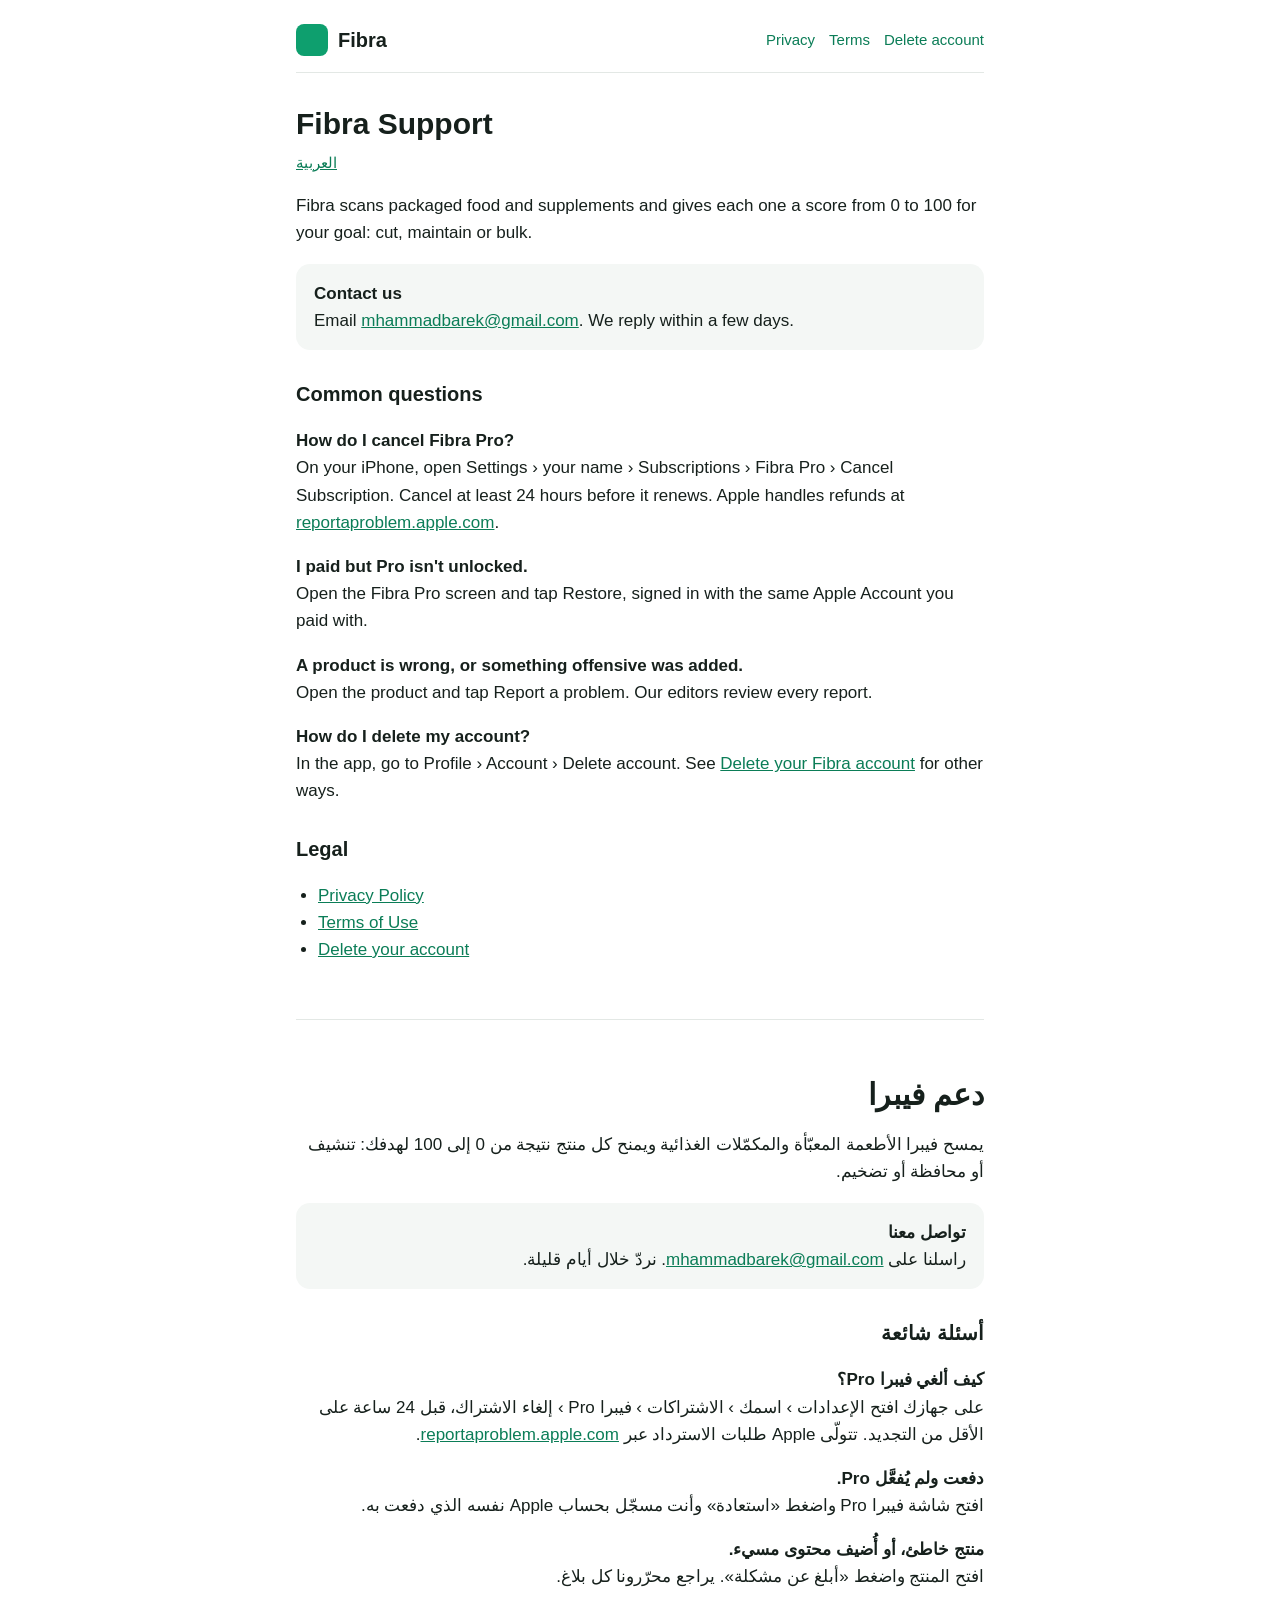
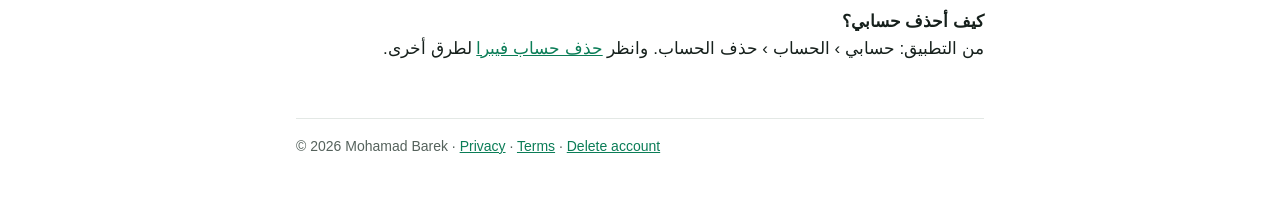
<file: index.html>
<!doctype html>
<html lang="en">
<head>
<meta charset="utf-8">
<meta name="viewport" content="width=device-width, initial-scale=1">
<title>Fibra Support</title>
<meta name="description" content="Support, privacy and terms for Fibra, the food and supplement score app.">
<link rel="stylesheet" href="style.css">
</head>
<body>
<main>
  <header>
    <a class="brand" href="./"><span class="tile"></span>Fibra</a>
    <nav><a href="privacy.html">Privacy</a><a href="terms.html">Terms</a><a href="delete-account.html">Delete account</a></nav>
  </header>

  <h1>Fibra Support</h1>
  <p class="lang"><a href="#ar">العربية</a></p>

  <p>Fibra scans packaged food and supplements and gives each one a score from 0 to 100 for your goal: cut, maintain or bulk.</p>

  <div class="card">
    <strong>Contact us</strong><br>
    Email <a href="mailto:mhammadbarek@gmail.com">mhammadbarek@gmail.com</a>. We reply within a few days.
  </div>

  <h2>Common questions</h2>
  <p><strong>How do I cancel Fibra Pro?</strong><br>
  On your iPhone, open Settings › your name › Subscriptions › Fibra Pro › Cancel Subscription. Cancel at least 24 hours before it renews. Apple handles refunds at <a href="https://reportaproblem.apple.com">reportaproblem.apple.com</a>.</p>
  <p><strong>I paid but Pro isn't unlocked.</strong><br>
  Open the Fibra Pro screen and tap Restore, signed in with the same Apple Account you paid with.</p>
  <p><strong>A product is wrong, or something offensive was added.</strong><br>
  Open the product and tap Report a problem. Our editors review every report.</p>
  <p><strong>How do I delete my account?</strong><br>
  In the app, go to Profile › Account › Delete account. See <a href="delete-account.html">Delete your Fibra account</a> for other ways.</p>

  <h2>Legal</h2>
  <ul>
    <li><a href="privacy.html">Privacy Policy</a></li>
    <li><a href="terms.html">Terms of Use</a></li>
    <li><a href="delete-account.html">Delete your account</a></li>
  </ul>

  <section lang="ar" dir="rtl" id="ar">
    <h1>دعم فيبرا</h1>
    <p>يمسح فيبرا الأطعمة المعبّأة والمكمّلات الغذائية ويمنح كل منتج نتيجة من 0 إلى 100 لهدفك: تنشيف أو محافظة أو تضخيم.</p>
    <div class="card">
      <strong>تواصل معنا</strong><br>
      راسلنا على <a href="mailto:mhammadbarek@gmail.com">mhammadbarek@gmail.com</a>. نردّ خلال أيام قليلة.
    </div>
    <h2>أسئلة شائعة</h2>
    <p><strong>كيف ألغي فيبرا Pro؟</strong><br>
    على جهازك افتح الإعدادات › اسمك › الاشتراكات › فيبرا Pro › إلغاء الاشتراك، قبل 24 ساعة على الأقل من التجديد. تتولّى Apple طلبات الاسترداد عبر <a href="https://reportaproblem.apple.com">reportaproblem.apple.com</a>.</p>
    <p><strong>دفعت ولم يُفعَّل Pro.</strong><br>
    افتح شاشة فيبرا Pro واضغط «استعادة» وأنت مسجّل بحساب Apple نفسه الذي دفعت به.</p>
    <p><strong>منتج خاطئ، أو أُضيف محتوى مسيء.</strong><br>
    افتح المنتج واضغط «أبلغ عن مشكلة». يراجع محرّرونا كل بلاغ.</p>
    <p><strong>كيف أحذف حسابي؟</strong><br>
    من التطبيق: حسابي › الحساب › حذف الحساب. وانظر <a href="delete-account.html#ar">حذف حساب فيبرا</a> لطرق أخرى.</p>
  </section>

  <footer>© 2026 Mohamad Barek · <a href="privacy.html">Privacy</a> · <a href="terms.html">Terms</a> · <a href="delete-account.html">Delete account</a></footer>
</main>
</body>
</html>
</file>
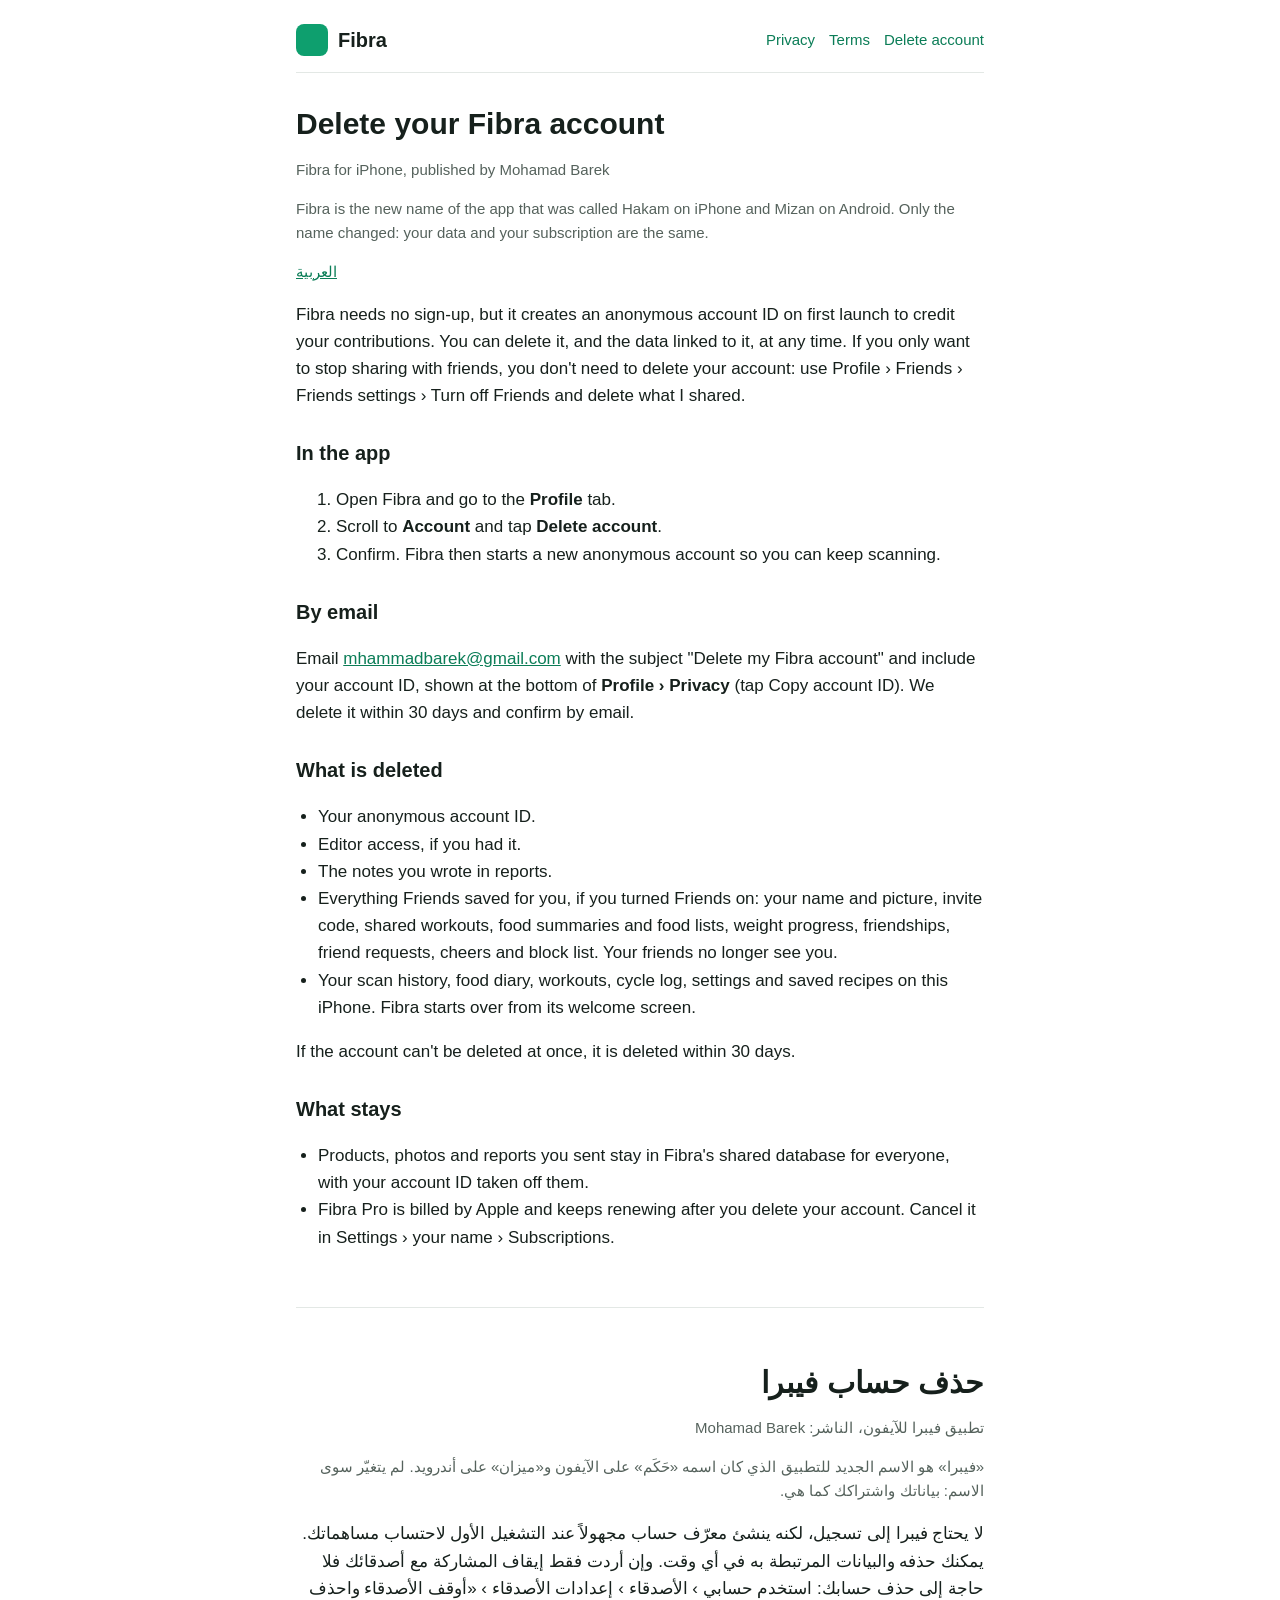
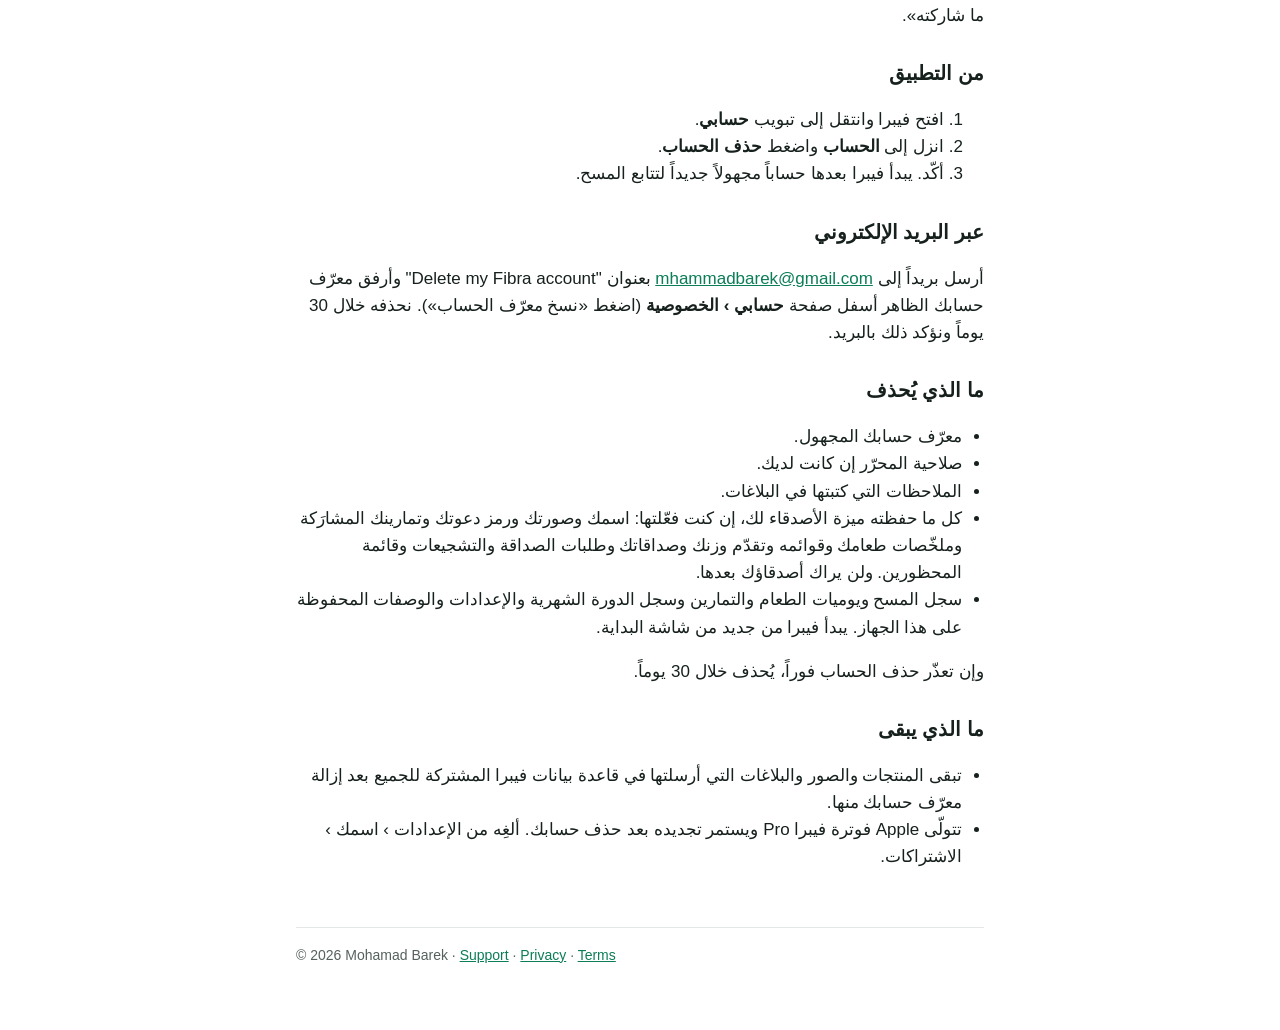
<file: delete-account.html>
<!doctype html>
<html lang="en">
<head>
<meta charset="utf-8">
<meta name="viewport" content="width=device-width, initial-scale=1">
<title>Delete Fibra Account</title>
<meta name="description" content="How to delete your Fibra account and what is deleted.">
<link rel="stylesheet" href="style.css">
</head>
<body>
<main>
  <header>
    <a class="brand" href="./"><span class="tile"></span>Fibra</a>
    <nav><a href="privacy.html">Privacy</a><a href="terms.html">Terms</a><a href="delete-account.html">Delete account</a></nav>
  </header>

  <h1>Delete your Fibra account</h1>
  <p class="muted">Fibra for iPhone, published by Mohamad Barek</p>
  <p class="muted">Fibra is the new name of the app that was called Hakam on iPhone and Mizan on Android. Only the name changed: your data and your subscription are the same.</p>
  <p class="lang"><a href="#ar">العربية</a></p>

  <p>Fibra needs no sign-up, but it creates an anonymous account ID on first launch to credit your contributions. You can delete it, and the data linked to it, at any time. If you only want to stop sharing with friends, you don't need to delete your account: use Profile › Friends › Friends settings › Turn off Friends and delete what I shared.</p>

  <h2>In the app</h2>
  <ol>
    <li>Open Fibra and go to the <strong>Profile</strong> tab.</li>
    <li>Scroll to <strong>Account</strong> and tap <strong>Delete account</strong>.</li>
    <li>Confirm. Fibra then starts a new anonymous account so you can keep scanning.</li>
  </ol>

  <h2>By email</h2>
  <p>Email <a href="mailto:mhammadbarek@gmail.com?subject=Delete%20my%20Fibra%20account">mhammadbarek@gmail.com</a> with the subject "Delete my Fibra account" and include your account ID, shown at the bottom of <strong>Profile › Privacy</strong> (tap Copy account ID). We delete it within 30 days and confirm by email.</p>

  <h2>What is deleted</h2>
  <ul>
    <li>Your anonymous account ID.</li>
    <li>Editor access, if you had it.</li>
    <li>The notes you wrote in reports.</li>
    <li>Everything Friends saved for you, if you turned Friends on: your name and picture, invite code, shared workouts, food summaries and food lists, weight progress, friendships, friend requests, cheers and block list. Your friends no longer see you.</li>
    <li>Your scan history, food diary, workouts, cycle log, settings and saved recipes on this iPhone. Fibra starts over from its welcome screen.</li>
  </ul>
  <p>If the account can't be deleted at once, it is deleted within 30 days.</p>

  <h2>What stays</h2>
  <ul>
    <li>Products, photos and reports you sent stay in Fibra's shared database for everyone, with your account ID taken off them.</li>
    <li>Fibra Pro is billed by Apple and keeps renewing after you delete your account. Cancel it in Settings › your name › Subscriptions.</li>
  </ul>

  <section lang="ar" dir="rtl" id="ar">
    <h1>حذف حساب فيبرا</h1>
    <p class="muted">تطبيق فيبرا للآيفون، الناشر: Mohamad Barek</p>
    <p class="muted">«فيبرا» هو الاسم الجديد للتطبيق الذي كان اسمه «حَكَم» على الآيفون و«ميزان» على أندرويد. لم يتغيّر سوى الاسم: بياناتك واشتراكك كما هي.</p>
    <p>لا يحتاج فيبرا إلى تسجيل، لكنه ينشئ معرّف حساب مجهولاً عند التشغيل الأول لاحتساب مساهماتك. يمكنك حذفه والبيانات المرتبطة به في أي وقت. وإن أردت فقط إيقاف المشاركة مع أصدقائك فلا حاجة إلى حذف حسابك: استخدم حسابي › الأصدقاء › إعدادات الأصدقاء › «أوقف الأصدقاء واحذف ما شاركته».</p>

    <h2>من التطبيق</h2>
    <ol>
      <li>افتح فيبرا وانتقل إلى تبويب <strong>حسابي</strong>.</li>
      <li>انزل إلى <strong>الحساب</strong> واضغط <strong>حذف الحساب</strong>.</li>
      <li>أكّد. يبدأ فيبرا بعدها حساباً مجهولاً جديداً لتتابع المسح.</li>
    </ol>

    <h2>عبر البريد الإلكتروني</h2>
    <p>أرسل بريداً إلى <a href="mailto:mhammadbarek@gmail.com?subject=Delete%20my%20Fibra%20account">mhammadbarek@gmail.com</a> بعنوان "Delete my Fibra account" وأرفق معرّف حسابك الظاهر أسفل صفحة <strong>حسابي › الخصوصية</strong> (اضغط «نسخ معرّف الحساب»). نحذفه خلال 30 يوماً ونؤكد ذلك بالبريد.</p>

    <h2>ما الذي يُحذف</h2>
    <ul>
      <li>معرّف حسابك المجهول.</li>
      <li>صلاحية المحرّر إن كانت لديك.</li>
      <li>الملاحظات التي كتبتها في البلاغات.</li>
      <li>كل ما حفظته ميزة الأصدقاء لك، إن كنت فعّلتها: اسمك وصورتك ورمز دعوتك وتمارينك المشارَكة وملخّصات طعامك وقوائمه وتقدّم وزنك وصداقاتك وطلبات الصداقة والتشجيعات وقائمة المحظورين. ولن يراك أصدقاؤك بعدها.</li>
      <li>سجل المسح ويوميات الطعام والتمارين وسجل الدورة الشهرية والإعدادات والوصفات المحفوظة على هذا الجهاز. يبدأ فيبرا من جديد من شاشة البداية.</li>
    </ul>
    <p>وإن تعذّر حذف الحساب فوراً، يُحذف خلال 30 يوماً.</p>

    <h2>ما الذي يبقى</h2>
    <ul>
      <li>تبقى المنتجات والصور والبلاغات التي أرسلتها في قاعدة بيانات فيبرا المشتركة للجميع بعد إزالة معرّف حسابك منها.</li>
      <li>تتولّى Apple فوترة فيبرا Pro ويستمر تجديده بعد حذف حسابك. ألغِه من الإعدادات › اسمك › الاشتراكات.</li>
    </ul>
  </section>

  <footer>© 2026 Mohamad Barek · <a href="./">Support</a> · <a href="privacy.html">Privacy</a> · <a href="terms.html">Terms</a></footer>
</main>
</body>
</html>
</file>
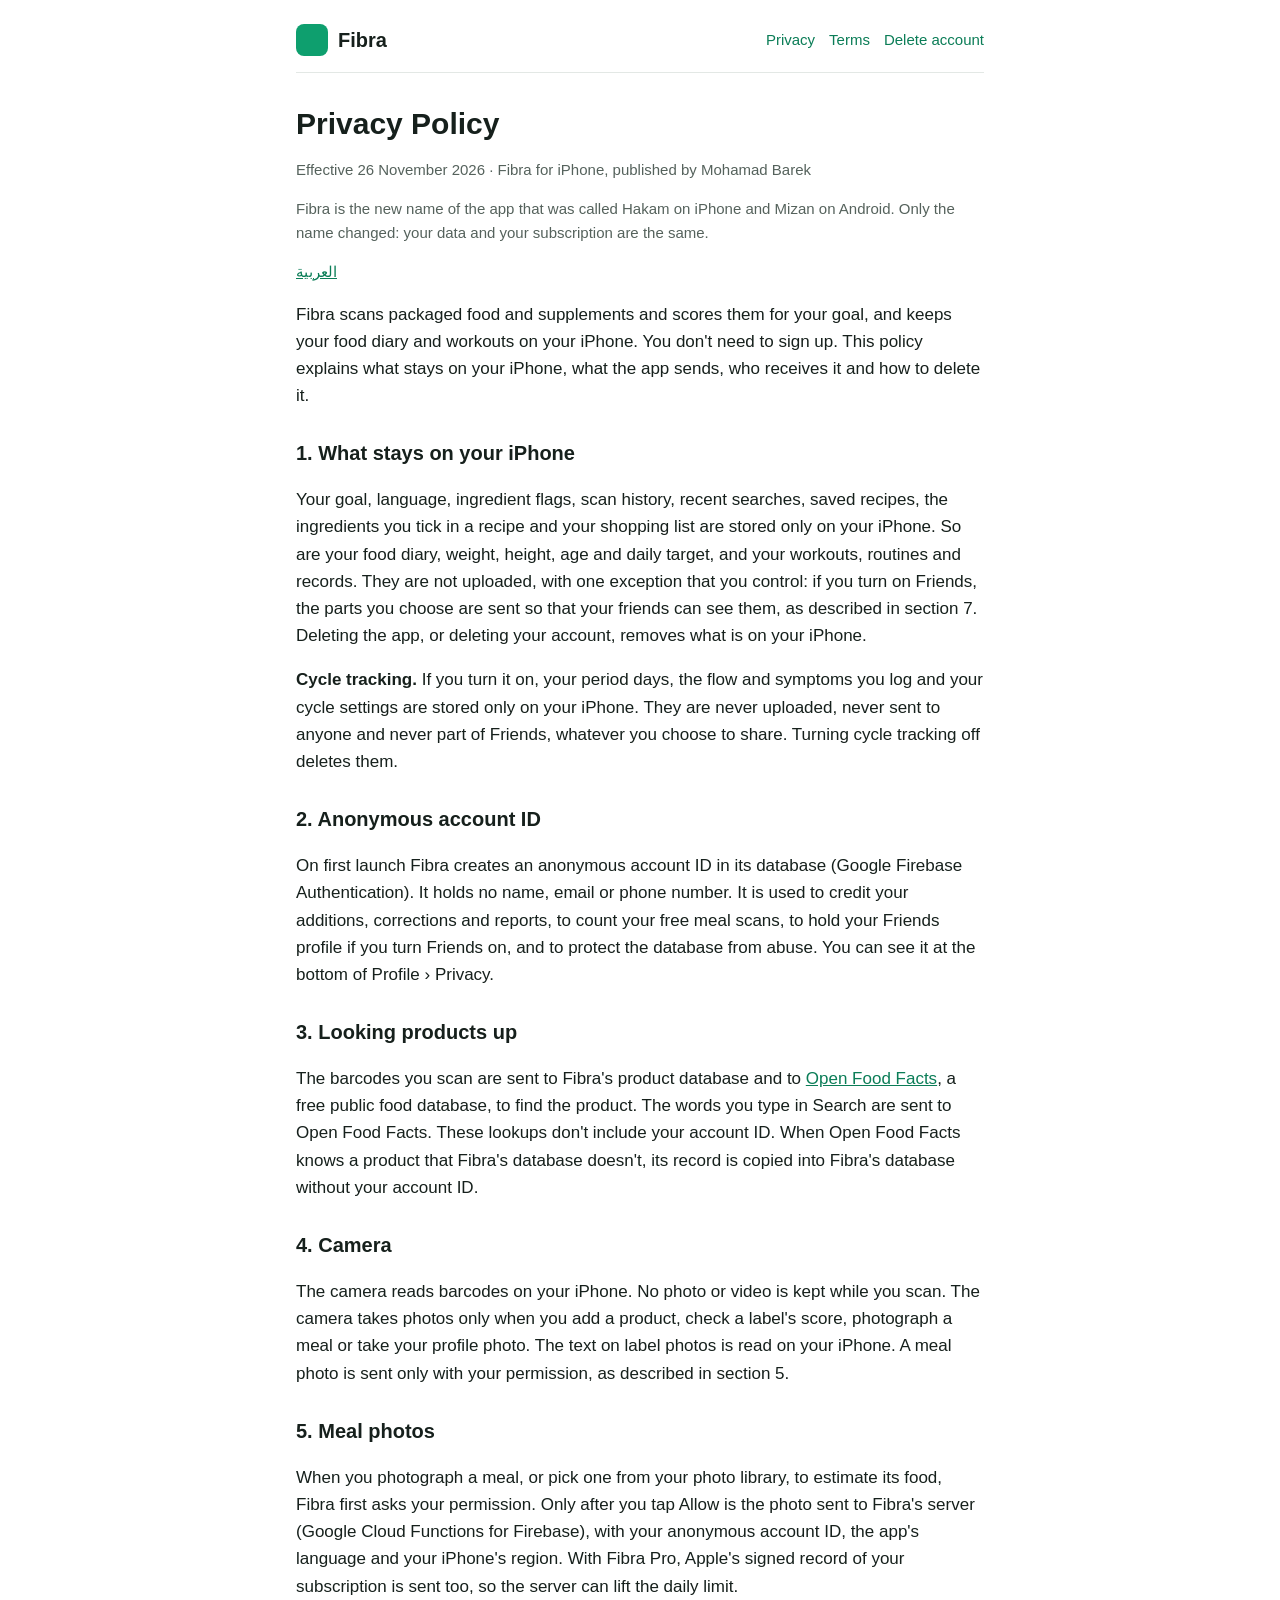
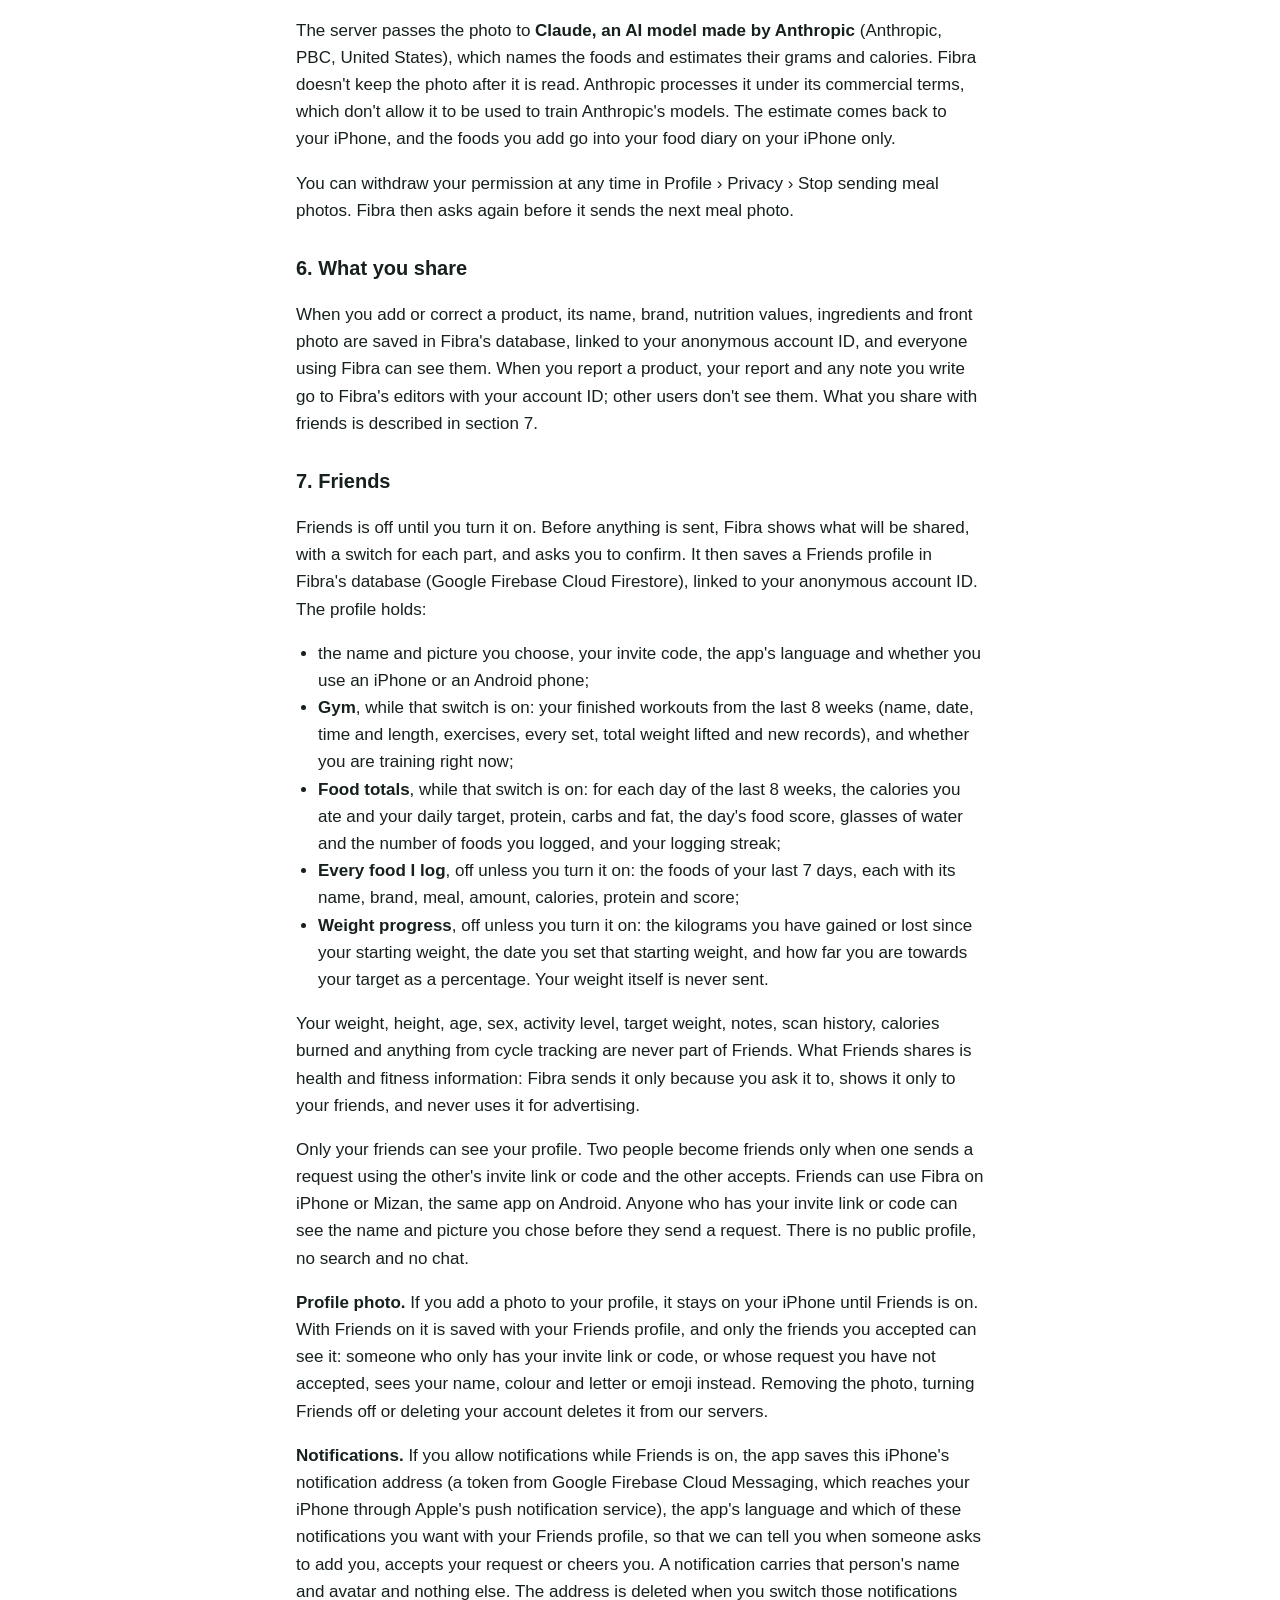
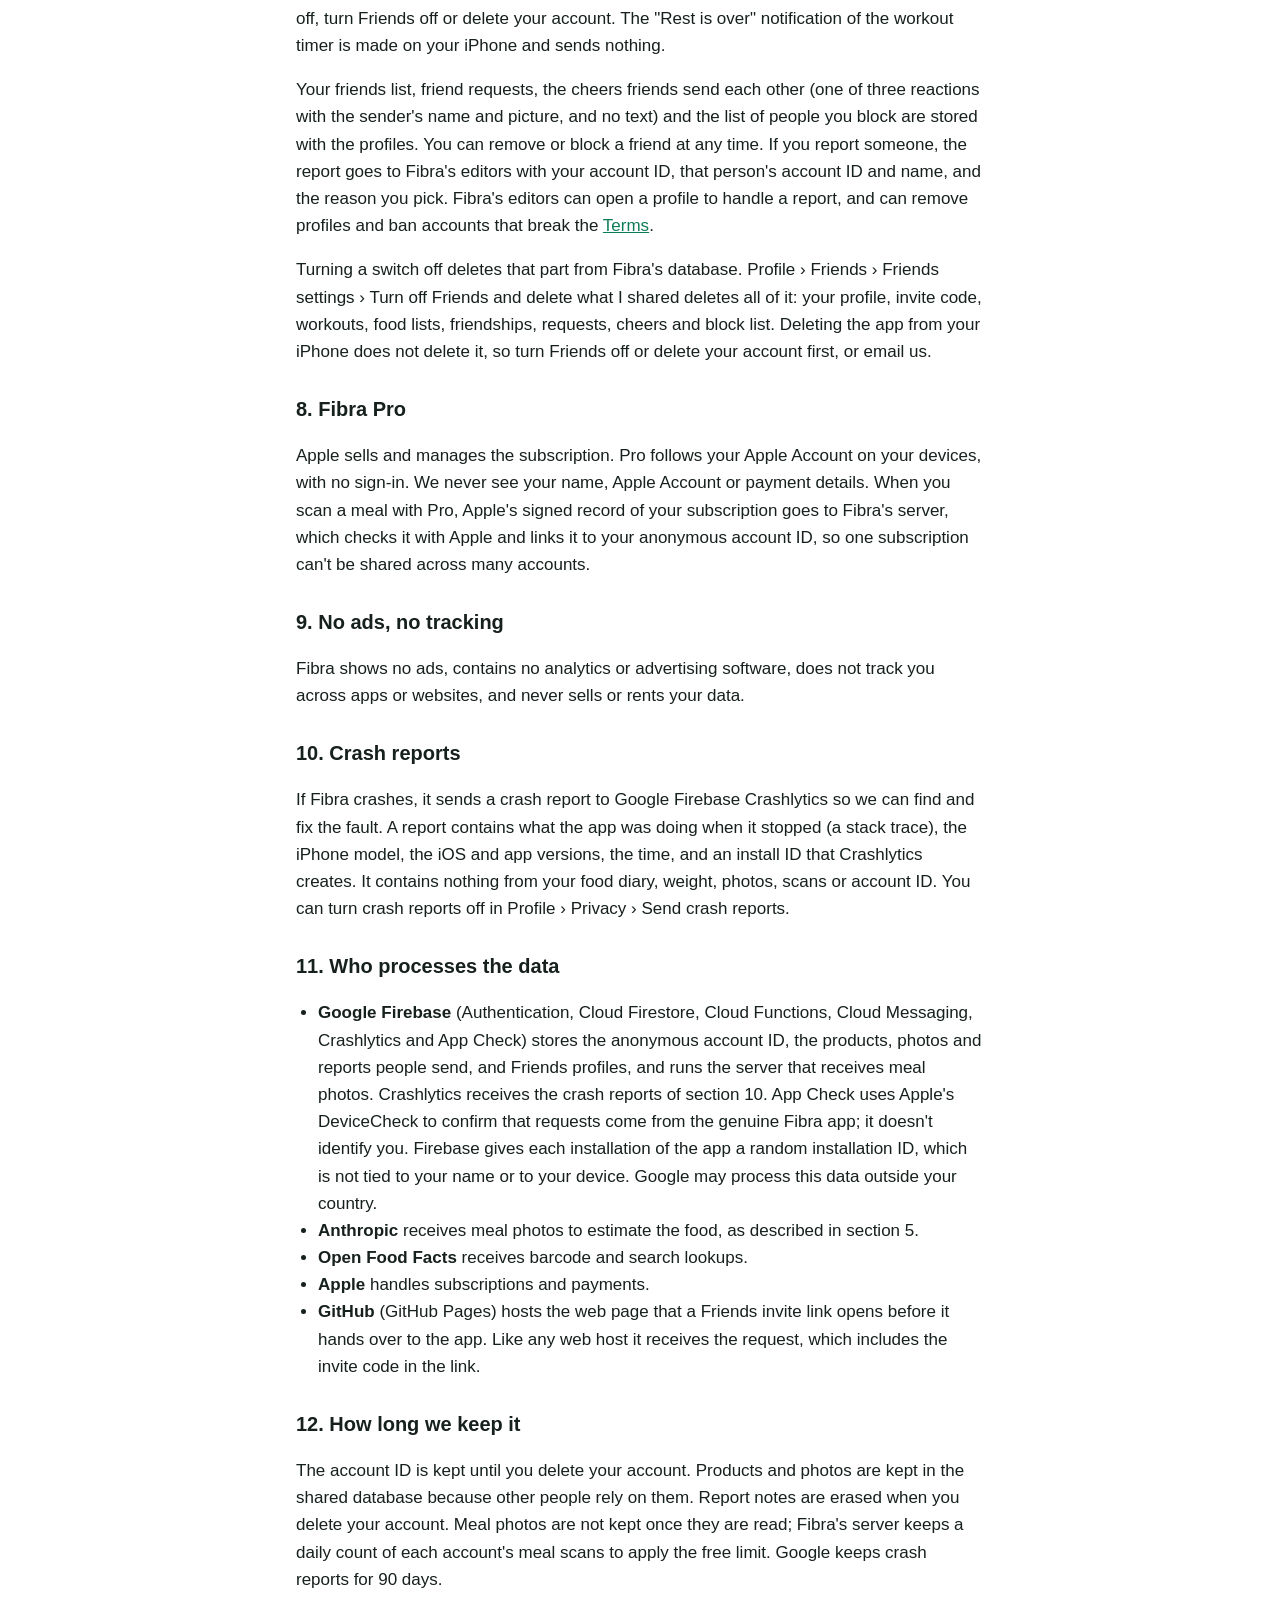
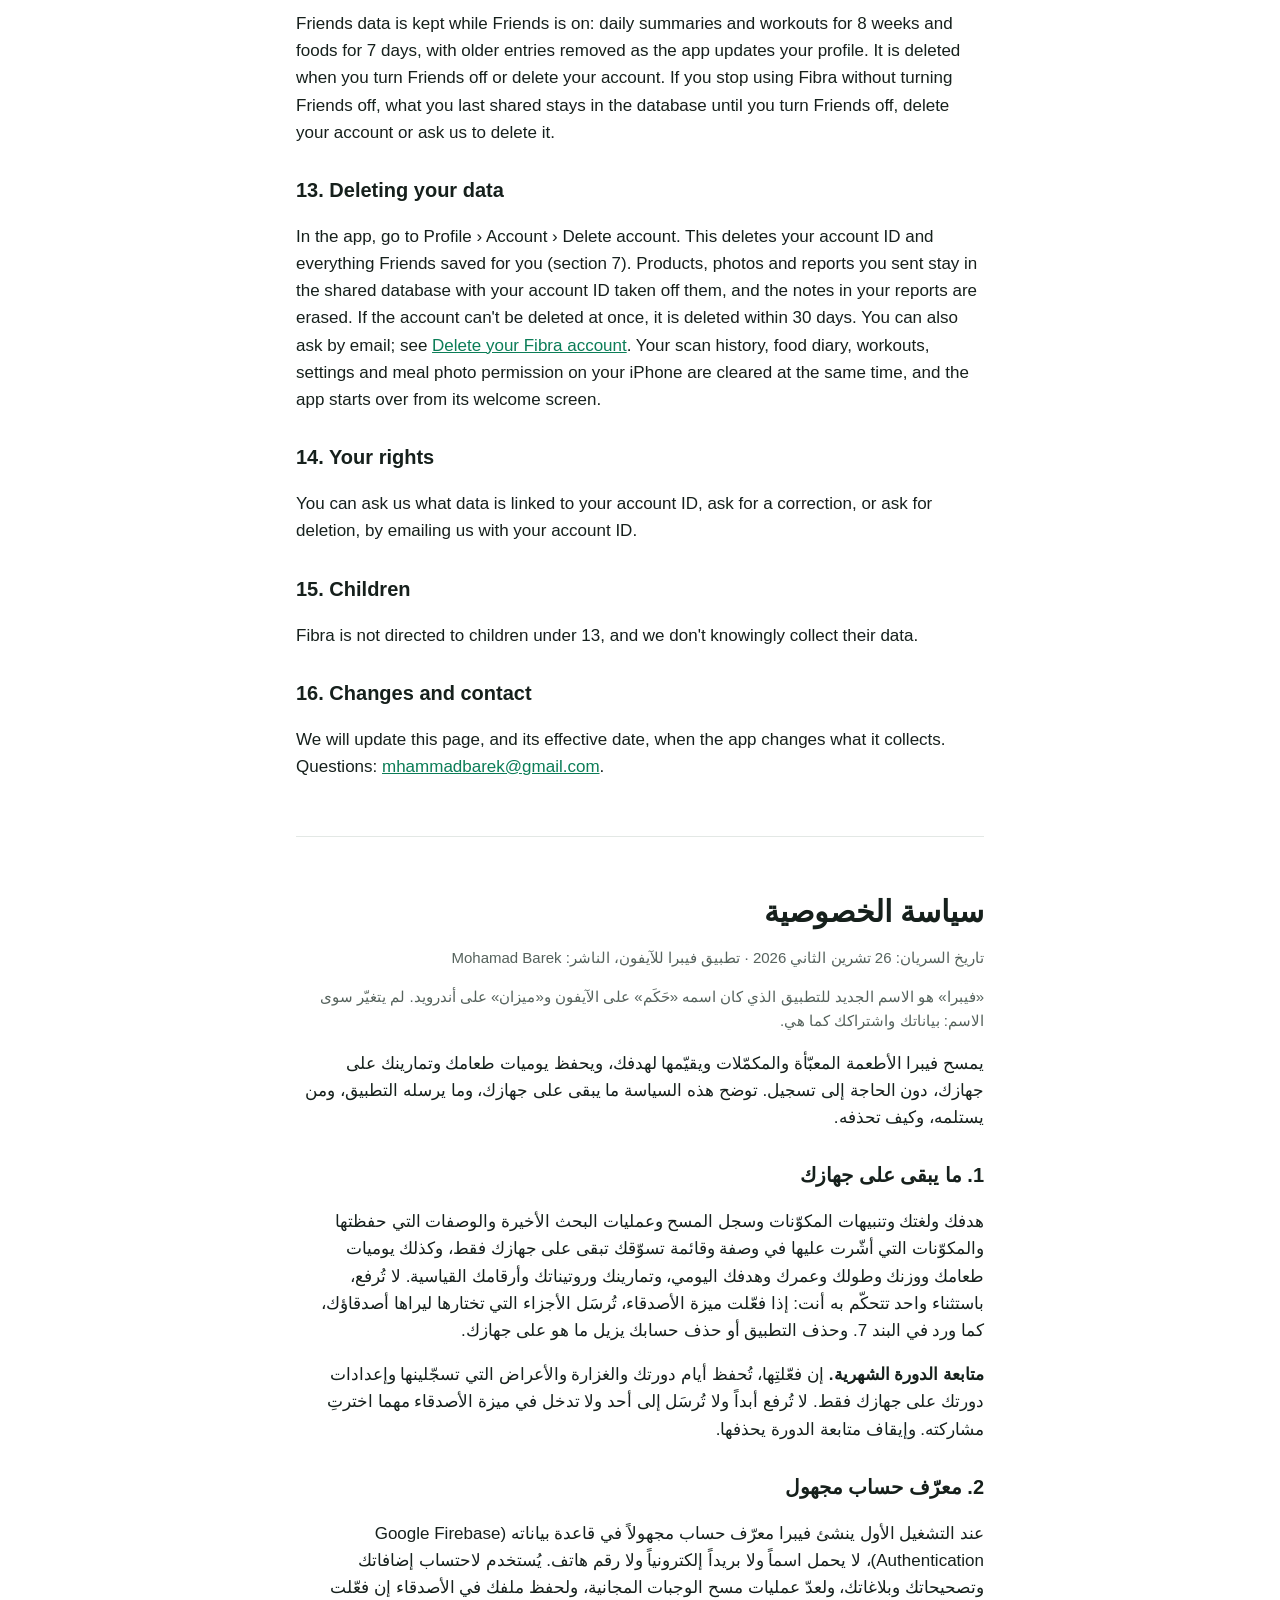
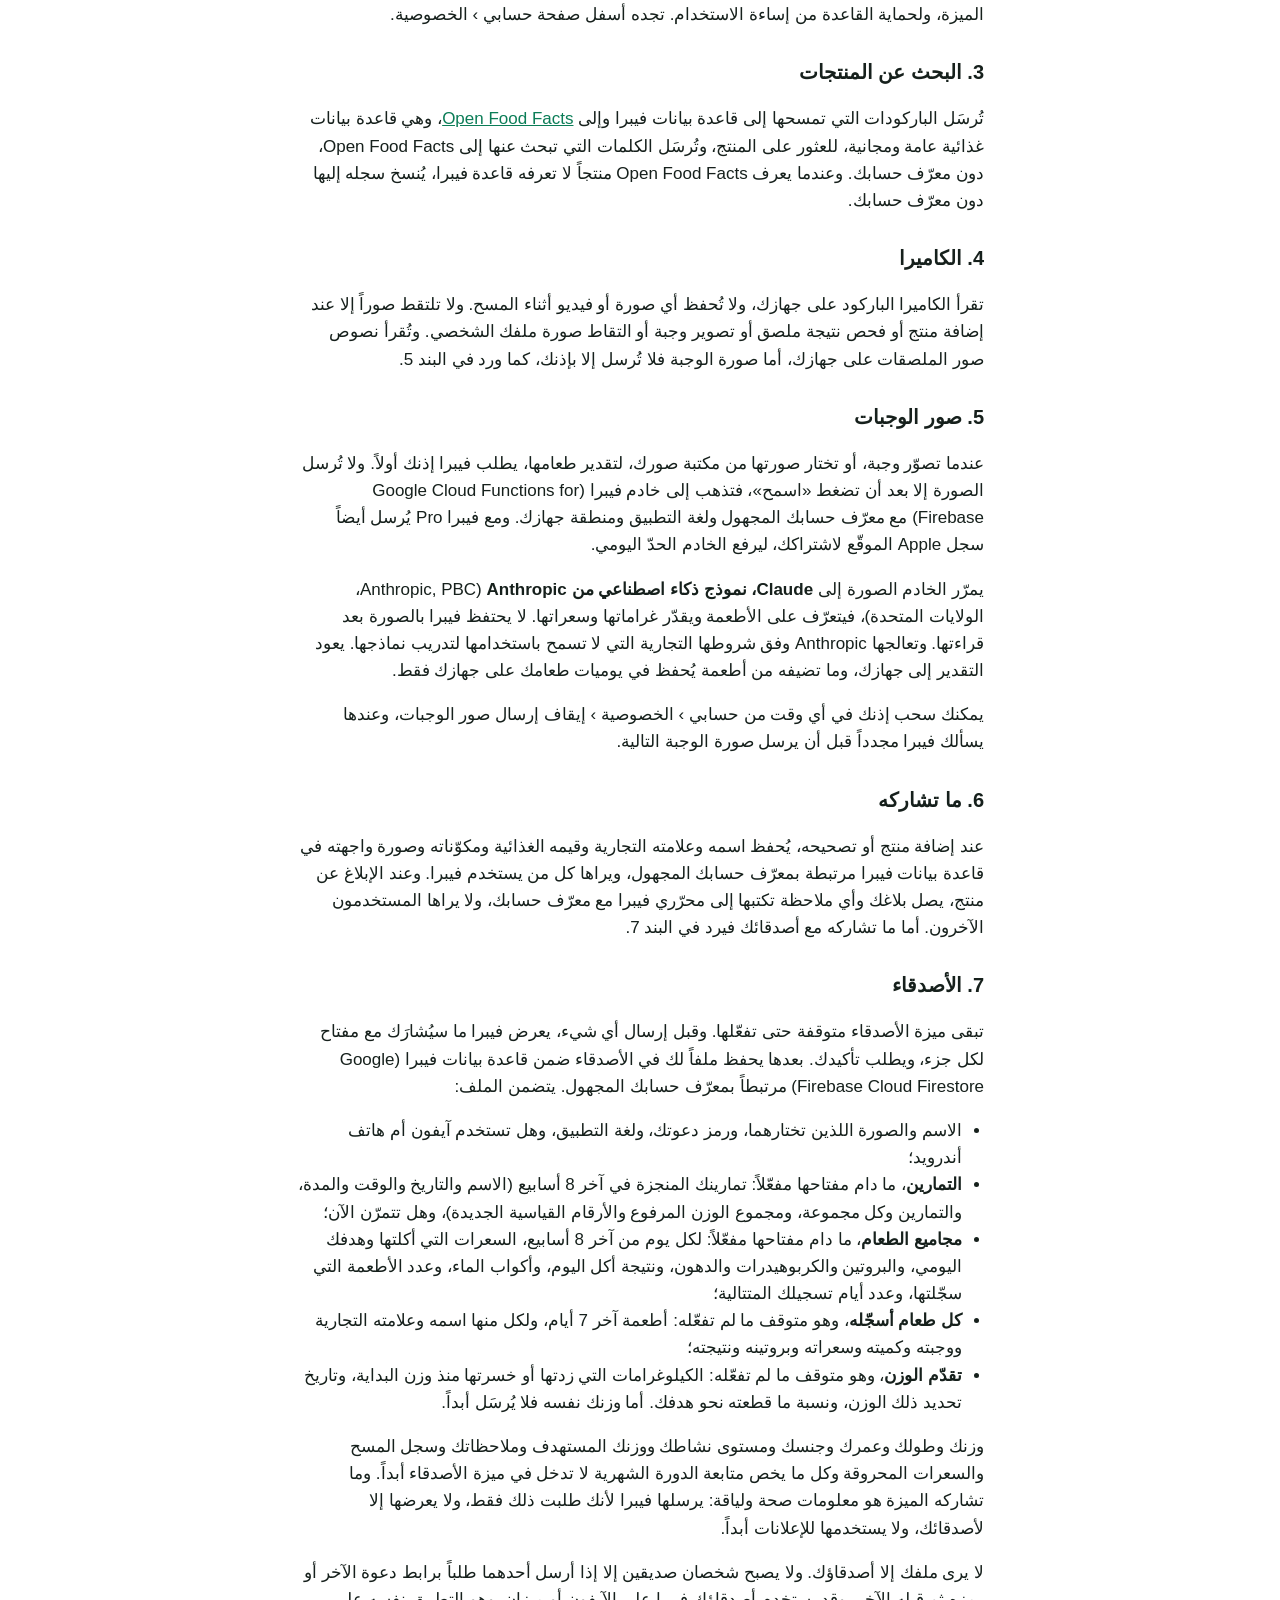
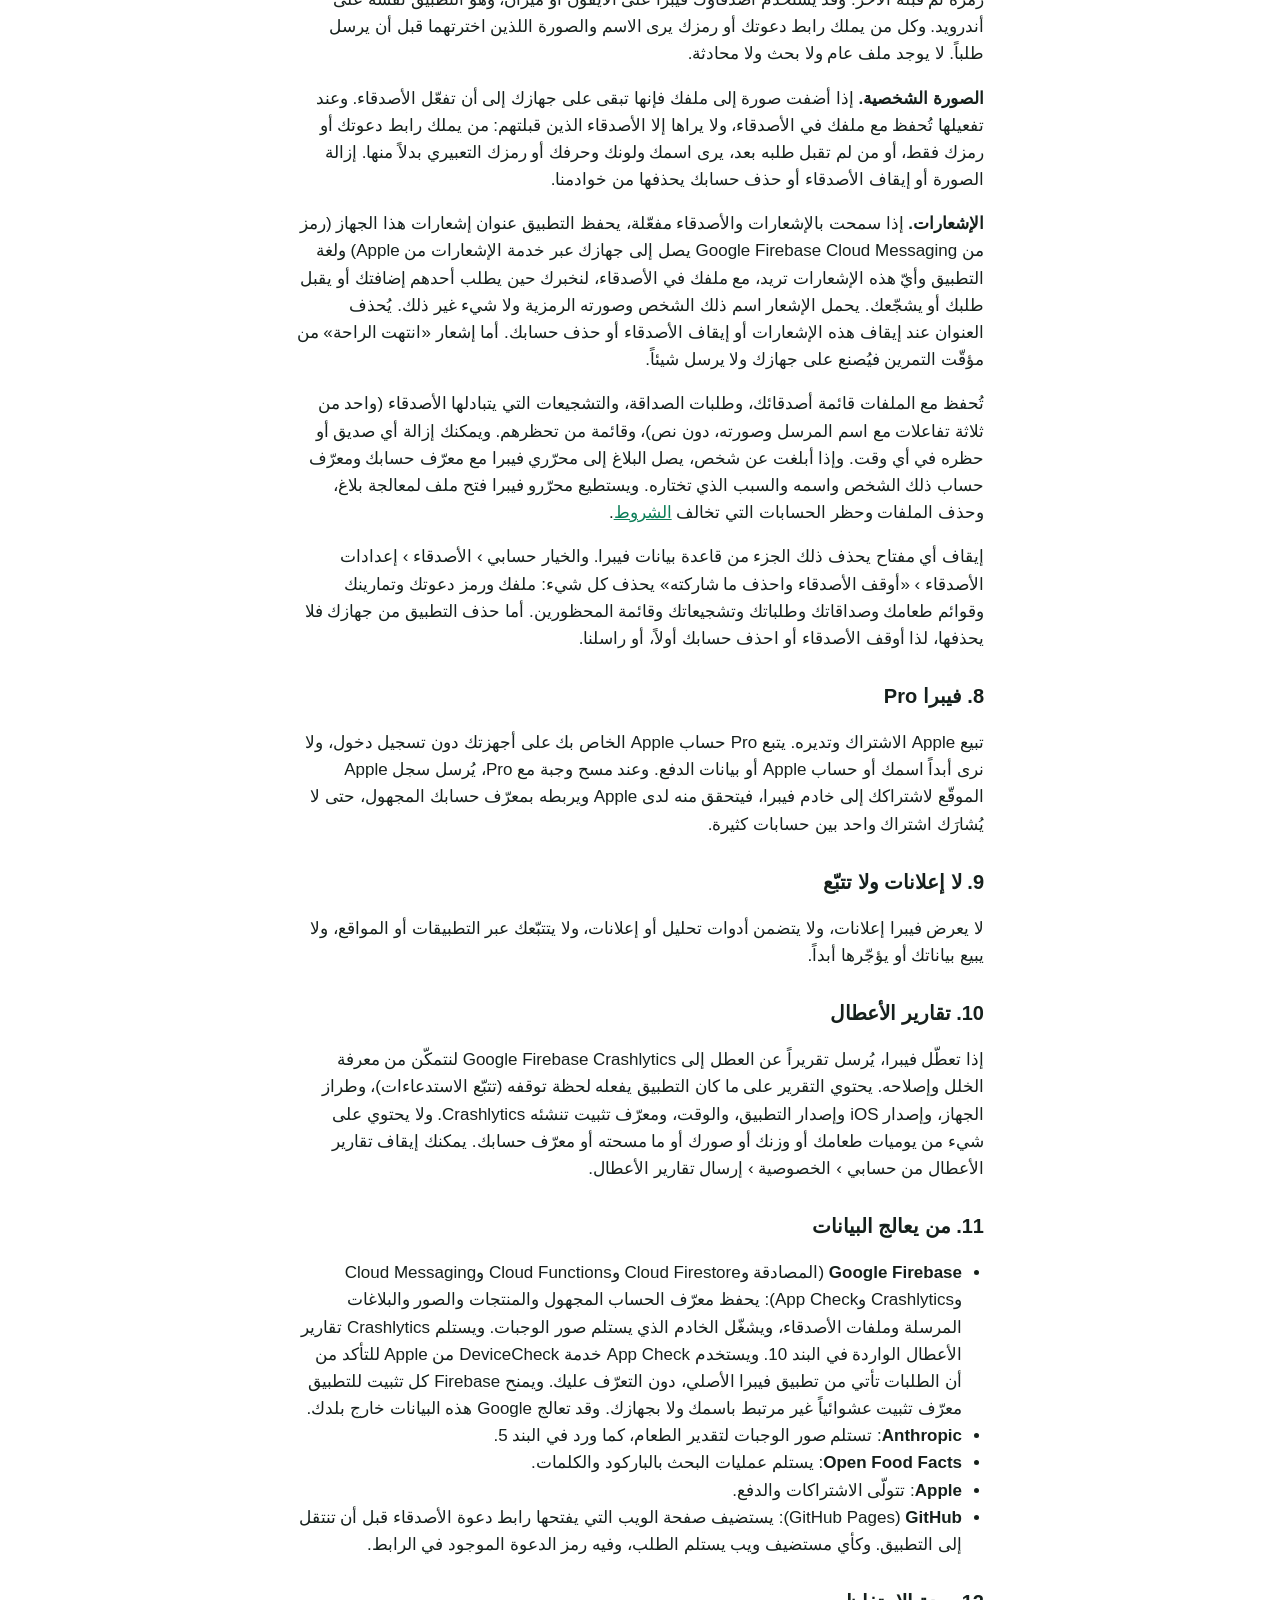
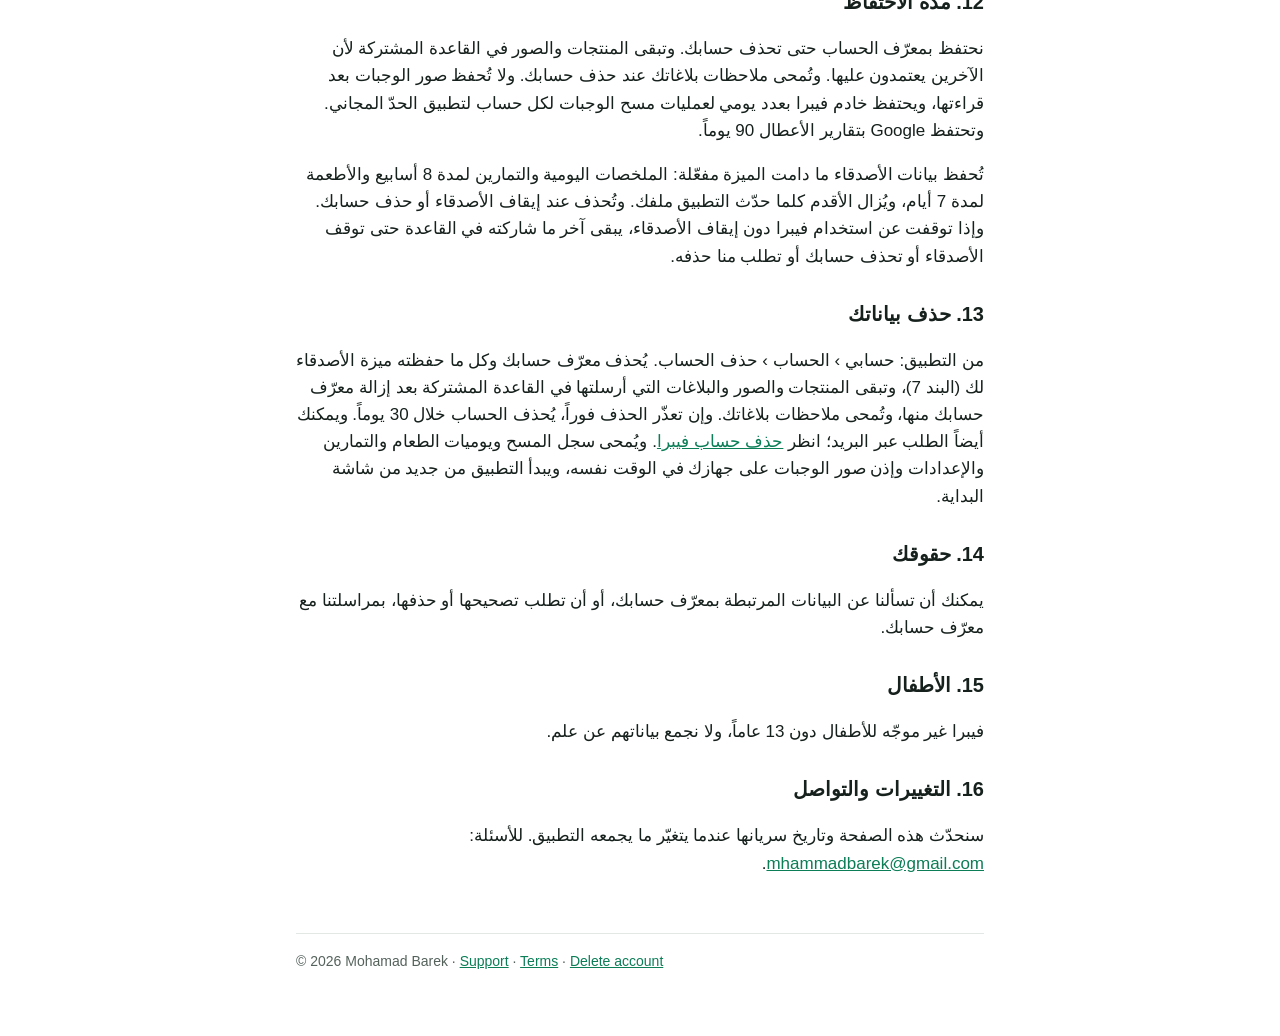
<file: privacy.html>
<!doctype html>
<html lang="en">
<head>
<meta charset="utf-8">
<meta name="viewport" content="width=device-width, initial-scale=1">
<title>Fibra Privacy Policy</title>
<meta name="description" content="What the Fibra app keeps on your iPhone, what it sends, and how to delete it.">
<link rel="stylesheet" href="style.css">
</head>
<body>
<main>
  <header>
    <a class="brand" href="./"><span class="tile"></span>Fibra</a>
    <nav><a href="privacy.html">Privacy</a><a href="terms.html">Terms</a><a href="delete-account.html">Delete account</a></nav>
  </header>

  <h1>Privacy Policy</h1>
  <p class="muted">Effective 26 November 2026 · Fibra for iPhone, published by Mohamad Barek</p>
  <p class="muted">Fibra is the new name of the app that was called Hakam on iPhone and Mizan on Android. Only the name changed: your data and your subscription are the same.</p>
  <p class="lang"><a href="#ar">العربية</a></p>

  <p>Fibra scans packaged food and supplements and scores them for your goal, and keeps your food diary and workouts on your iPhone. You don't need to sign up. This policy explains what stays on your iPhone, what the app sends, who receives it and how to delete it.</p>

  <h2>1. What stays on your iPhone</h2>
  <p>Your goal, language, ingredient flags, scan history, recent searches, saved recipes, the ingredients you tick in a recipe and your shopping list are stored only on your iPhone. So are your food diary, weight, height, age and daily target, and your workouts, routines and records. They are not uploaded, with one exception that you control: if you turn on Friends, the parts you choose are sent so that your friends can see them, as described in section 7. Deleting the app, or deleting your account, removes what is on your iPhone.</p>
  <p><strong>Cycle tracking.</strong> If you turn it on, your period days, the flow and symptoms you log and your cycle settings are stored only on your iPhone. They are never uploaded, never sent to anyone and never part of Friends, whatever you choose to share. Turning cycle tracking off deletes them.</p>

  <h2>2. Anonymous account ID</h2>
  <p>On first launch Fibra creates an anonymous account ID in its database (Google Firebase Authentication). It holds no name, email or phone number. It is used to credit your additions, corrections and reports, to count your free meal scans, to hold your Friends profile if you turn Friends on, and to protect the database from abuse. You can see it at the bottom of Profile › Privacy.</p>

  <h2>3. Looking products up</h2>
  <p>The barcodes you scan are sent to Fibra's product database and to <a href="https://world.openfoodfacts.org">Open Food Facts</a>, a free public food database, to find the product. The words you type in Search are sent to Open Food Facts. These lookups don't include your account ID. When Open Food Facts knows a product that Fibra's database doesn't, its record is copied into Fibra's database without your account ID.</p>

  <h2>4. Camera</h2>
  <p>The camera reads barcodes on your iPhone. No photo or video is kept while you scan. The camera takes photos only when you add a product, check a label's score, photograph a meal or take your profile photo. The text on label photos is read on your iPhone. A meal photo is sent only with your permission, as described in section 5.</p>

  <h2>5. Meal photos</h2>
  <p>When you photograph a meal, or pick one from your photo library, to estimate its food, Fibra first asks your permission. Only after you tap Allow is the photo sent to Fibra's server (Google Cloud Functions for Firebase), with your anonymous account ID, the app's language and your iPhone's region. With Fibra Pro, Apple's signed record of your subscription is sent too, so the server can lift the daily limit.</p>
  <p>The server passes the photo to <strong>Claude, an AI model made by Anthropic</strong> (Anthropic, PBC, United States), which names the foods and estimates their grams and calories. Fibra doesn't keep the photo after it is read. Anthropic processes it under its commercial terms, which don't allow it to be used to train Anthropic's models. The estimate comes back to your iPhone, and the foods you add go into your food diary on your iPhone only.</p>
  <p>You can withdraw your permission at any time in Profile › Privacy › Stop sending meal photos. Fibra then asks again before it sends the next meal photo.</p>

  <h2>6. What you share</h2>
  <p>When you add or correct a product, its name, brand, nutrition values, ingredients and front photo are saved in Fibra's database, linked to your anonymous account ID, and everyone using Fibra can see them. When you report a product, your report and any note you write go to Fibra's editors with your account ID; other users don't see them. What you share with friends is described in section 7.</p>

  <h2>7. Friends</h2>
  <p>Friends is off until you turn it on. Before anything is sent, Fibra shows what will be shared, with a switch for each part, and asks you to confirm. It then saves a Friends profile in Fibra's database (Google Firebase Cloud Firestore), linked to your anonymous account ID. The profile holds:</p>
  <ul>
    <li>the name and picture you choose, your invite code, the app's language and whether you use an iPhone or an Android phone;</li>
    <li><strong>Gym</strong>, while that switch is on: your finished workouts from the last 8 weeks (name, date, time and length, exercises, every set, total weight lifted and new records), and whether you are training right now;</li>
    <li><strong>Food totals</strong>, while that switch is on: for each day of the last 8 weeks, the calories you ate and your daily target, protein, carbs and fat, the day's food score, glasses of water and the number of foods you logged, and your logging streak;</li>
    <li><strong>Every food I log</strong>, off unless you turn it on: the foods of your last 7 days, each with its name, brand, meal, amount, calories, protein and score;</li>
    <li><strong>Weight progress</strong>, off unless you turn it on: the kilograms you have gained or lost since your starting weight, the date you set that starting weight, and how far you are towards your target as a percentage. Your weight itself is never sent.</li>
  </ul>
  <p>Your weight, height, age, sex, activity level, target weight, notes, scan history, calories burned and anything from cycle tracking are never part of Friends. What Friends shares is health and fitness information: Fibra sends it only because you ask it to, shows it only to your friends, and never uses it for advertising.</p>
  <p>Only your friends can see your profile. Two people become friends only when one sends a request using the other's invite link or code and the other accepts. Friends can use Fibra on iPhone or Mizan, the same app on Android. Anyone who has your invite link or code can see the name and picture you chose before they send a request. There is no public profile, no search and no chat.</p>
  <p><strong>Profile photo.</strong> If you add a photo to your profile, it stays on your iPhone until Friends is on. With Friends on it is saved with your Friends profile, and only the friends you accepted can see it: someone who only has your invite link or code, or whose request you have not accepted, sees your name, colour and letter or emoji instead. Removing the photo, turning Friends off or deleting your account deletes it from our servers.</p>
  <p><strong>Notifications.</strong> If you allow notifications while Friends is on, the app saves this iPhone's notification address (a token from Google Firebase Cloud Messaging, which reaches your iPhone through Apple's push notification service), the app's language and which of these notifications you want with your Friends profile, so that we can tell you when someone asks to add you, accepts your request or cheers you. A notification carries that person's name and avatar and nothing else. The address is deleted when you switch those notifications off, turn Friends off or delete your account. The "Rest is over" notification of the workout timer is made on your iPhone and sends nothing.</p>
  <p>Your friends list, friend requests, the cheers friends send each other (one of three reactions with the sender's name and picture, and no text) and the list of people you block are stored with the profiles. You can remove or block a friend at any time. If you report someone, the report goes to Fibra's editors with your account ID, that person's account ID and name, and the reason you pick. Fibra's editors can open a profile to handle a report, and can remove profiles and ban accounts that break the <a href="terms.html">Terms</a>.</p>
  <p>Turning a switch off deletes that part from Fibra's database. Profile › Friends › Friends settings › Turn off Friends and delete what I shared deletes all of it: your profile, invite code, workouts, food lists, friendships, requests, cheers and block list. Deleting the app from your iPhone does not delete it, so turn Friends off or delete your account first, or email us.</p>

  <h2>8. Fibra Pro</h2>
  <p>Apple sells and manages the subscription. Pro follows your Apple Account on your devices, with no sign-in. We never see your name, Apple Account or payment details. When you scan a meal with Pro, Apple's signed record of your subscription goes to Fibra's server, which checks it with Apple and links it to your anonymous account ID, so one subscription can't be shared across many accounts.</p>

  <h2>9. No ads, no tracking</h2>
  <p>Fibra shows no ads, contains no analytics or advertising software, does not track you across apps or websites, and never sells or rents your data.</p>

  <h2>10. Crash reports</h2>
  <p>If Fibra crashes, it sends a crash report to Google Firebase Crashlytics so we can find and fix the fault. A report contains what the app was doing when it stopped (a stack trace), the iPhone model, the iOS and app versions, the time, and an install ID that Crashlytics creates. It contains nothing from your food diary, weight, photos, scans or account ID. You can turn crash reports off in Profile › Privacy › Send crash reports.</p>

  <h2>11. Who processes the data</h2>
  <ul>
    <li><strong>Google Firebase</strong> (Authentication, Cloud Firestore, Cloud Functions, Cloud Messaging, Crashlytics and App Check) stores the anonymous account ID, the products, photos and reports people send, and Friends profiles, and runs the server that receives meal photos. Crashlytics receives the crash reports of section 10. App Check uses Apple's DeviceCheck to confirm that requests come from the genuine Fibra app; it doesn't identify you. Firebase gives each installation of the app a random installation ID, which is not tied to your name or to your device. Google may process this data outside your country.</li>
    <li><strong>Anthropic</strong> receives meal photos to estimate the food, as described in section 5.</li>
    <li><strong>Open Food Facts</strong> receives barcode and search lookups.</li>
    <li><strong>Apple</strong> handles subscriptions and payments.</li>
    <li><strong>GitHub</strong> (GitHub Pages) hosts the web page that a Friends invite link opens before it hands over to the app. Like any web host it receives the request, which includes the invite code in the link.</li>
  </ul>

  <h2>12. How long we keep it</h2>
  <p>The account ID is kept until you delete your account. Products and photos are kept in the shared database because other people rely on them. Report notes are erased when you delete your account. Meal photos are not kept once they are read; Fibra's server keeps a daily count of each account's meal scans to apply the free limit. Google keeps crash reports for 90 days.</p>
  <p>Friends data is kept while Friends is on: daily summaries and workouts for 8 weeks and foods for 7 days, with older entries removed as the app updates your profile. It is deleted when you turn Friends off or delete your account. If you stop using Fibra without turning Friends off, what you last shared stays in the database until you turn Friends off, delete your account or ask us to delete it.</p>

  <h2>13. Deleting your data</h2>
  <p>In the app, go to Profile › Account › Delete account. This deletes your account ID and everything Friends saved for you (section 7). Products, photos and reports you sent stay in the shared database with your account ID taken off them, and the notes in your reports are erased. If the account can't be deleted at once, it is deleted within 30 days. You can also ask by email; see <a href="delete-account.html">Delete your Fibra account</a>. Your scan history, food diary, workouts, settings and meal photo permission on your iPhone are cleared at the same time, and the app starts over from its welcome screen.</p>

  <h2>14. Your rights</h2>
  <p>You can ask us what data is linked to your account ID, ask for a correction, or ask for deletion, by emailing us with your account ID.</p>

  <h2>15. Children</h2>
  <p>Fibra is not directed to children under 13, and we don't knowingly collect their data.</p>

  <h2>16. Changes and contact</h2>
  <p>We will update this page, and its effective date, when the app changes what it collects. Questions: <a href="mailto:mhammadbarek@gmail.com">mhammadbarek@gmail.com</a>.</p>

  <section lang="ar" dir="rtl" id="ar">
    <h1>سياسة الخصوصية</h1>
    <p class="muted">تاريخ السريان: 26 تشرين الثاني 2026 · تطبيق فيبرا للآيفون، الناشر: Mohamad Barek</p>
    <p class="muted">«فيبرا» هو الاسم الجديد للتطبيق الذي كان اسمه «حَكَم» على الآيفون و«ميزان» على أندرويد. لم يتغيّر سوى الاسم: بياناتك واشتراكك كما هي.</p>
    <p>يمسح فيبرا الأطعمة المعبّأة والمكمّلات ويقيّمها لهدفك، ويحفظ يوميات طعامك وتمارينك على جهازك، دون الحاجة إلى تسجيل. توضح هذه السياسة ما يبقى على جهازك، وما يرسله التطبيق، ومن يستلمه، وكيف تحذفه.</p>

    <h2>1. ما يبقى على جهازك</h2>
    <p>هدفك ولغتك وتنبيهات المكوّنات وسجل المسح وعمليات البحث الأخيرة والوصفات التي حفظتها والمكوّنات التي أشّرت عليها في وصفة وقائمة تسوّقك تبقى على جهازك فقط، وكذلك يوميات طعامك ووزنك وطولك وعمرك وهدفك اليومي، وتمارينك وروتيناتك وأرقامك القياسية. لا تُرفع، باستثناء واحد تتحكّم به أنت: إذا فعّلت ميزة الأصدقاء، تُرسَل الأجزاء التي تختارها ليراها أصدقاؤك، كما ورد في البند 7. وحذف التطبيق أو حذف حسابك يزيل ما هو على جهازك.</p>
    <p><strong>متابعة الدورة الشهرية.</strong> إن فعّلتِها، تُحفظ أيام دورتك والغزارة والأعراض التي تسجّلينها وإعدادات دورتك على جهازك فقط. لا تُرفع أبداً ولا تُرسَل إلى أحد ولا تدخل في ميزة الأصدقاء مهما اخترتِ مشاركته. وإيقاف متابعة الدورة يحذفها.</p>

    <h2>2. معرّف حساب مجهول</h2>
    <p>عند التشغيل الأول ينشئ فيبرا معرّف حساب مجهولاً في قاعدة بياناته (Google Firebase Authentication)، لا يحمل اسماً ولا بريداً إلكترونياً ولا رقم هاتف. يُستخدم لاحتساب إضافاتك وتصحيحاتك وبلاغاتك، ولعدّ عمليات مسح الوجبات المجانية، ولحفظ ملفك في الأصدقاء إن فعّلت الميزة، ولحماية القاعدة من إساءة الاستخدام. تجده أسفل صفحة حسابي › الخصوصية.</p>

    <h2>3. البحث عن المنتجات</h2>
    <p>تُرسَل الباركودات التي تمسحها إلى قاعدة بيانات فيبرا وإلى <a href="https://world.openfoodfacts.org">Open Food Facts</a>، وهي قاعدة بيانات غذائية عامة ومجانية، للعثور على المنتج، وتُرسَل الكلمات التي تبحث عنها إلى Open Food Facts، دون معرّف حسابك. وعندما يعرف Open Food Facts منتجاً لا تعرفه قاعدة فيبرا، يُنسخ سجله إليها دون معرّف حسابك.</p>

    <h2>4. الكاميرا</h2>
    <p>تقرأ الكاميرا الباركود على جهازك، ولا تُحفظ أي صورة أو فيديو أثناء المسح. ولا تلتقط صوراً إلا عند إضافة منتج أو فحص نتيجة ملصق أو تصوير وجبة أو التقاط صورة ملفك الشخصي. وتُقرأ نصوص صور الملصقات على جهازك، أما صورة الوجبة فلا تُرسل إلا بإذنك، كما ورد في البند 5.</p>

    <h2>5. صور الوجبات</h2>
    <p>عندما تصوّر وجبة، أو تختار صورتها من مكتبة صورك، لتقدير طعامها، يطلب فيبرا إذنك أولاً. ولا تُرسل الصورة إلا بعد أن تضغط «اسمح»، فتذهب إلى خادم فيبرا (Google Cloud Functions for Firebase) مع معرّف حسابك المجهول ولغة التطبيق ومنطقة جهازك. ومع فيبرا Pro يُرسل أيضاً سجل Apple الموقّع لاشتراكك، ليرفع الخادم الحدّ اليومي.</p>
    <p>يمرّر الخادم الصورة إلى <strong>Claude، نموذج ذكاء اصطناعي من Anthropic</strong> ‏(Anthropic, PBC، الولايات المتحدة)، فيتعرّف على الأطعمة ويقدّر غراماتها وسعراتها. لا يحتفظ فيبرا بالصورة بعد قراءتها. وتعالجها Anthropic وفق شروطها التجارية التي لا تسمح باستخدامها لتدريب نماذجها. يعود التقدير إلى جهازك، وما تضيفه من أطعمة يُحفظ في يوميات طعامك على جهازك فقط.</p>
    <p>يمكنك سحب إذنك في أي وقت من حسابي › الخصوصية › إيقاف إرسال صور الوجبات، وعندها يسألك فيبرا مجدداً قبل أن يرسل صورة الوجبة التالية.</p>

    <h2>6. ما تشاركه</h2>
    <p>عند إضافة منتج أو تصحيحه، يُحفظ اسمه وعلامته التجارية وقيمه الغذائية ومكوّناته وصورة واجهته في قاعدة بيانات فيبرا مرتبطة بمعرّف حسابك المجهول، ويراها كل من يستخدم فيبرا. وعند الإبلاغ عن منتج، يصل بلاغك وأي ملاحظة تكتبها إلى محرّري فيبرا مع معرّف حسابك، ولا يراها المستخدمون الآخرون. أما ما تشاركه مع أصدقائك فيرد في البند 7.</p>

    <h2>7. الأصدقاء</h2>
    <p>تبقى ميزة الأصدقاء متوقفة حتى تفعّلها. وقبل إرسال أي شيء، يعرض فيبرا ما سيُشارَك مع مفتاح لكل جزء، ويطلب تأكيدك. بعدها يحفظ ملفاً لك في الأصدقاء ضمن قاعدة بيانات فيبرا (Google Firebase Cloud Firestore) مرتبطاً بمعرّف حسابك المجهول. يتضمن الملف:</p>
    <ul>
      <li>الاسم والصورة اللذين تختارهما، ورمز دعوتك، ولغة التطبيق، وهل تستخدم آيفون أم هاتف أندرويد؛</li>
      <li><strong>التمارين</strong>، ما دام مفتاحها مفعّلاً: تمارينك المنجزة في آخر 8 أسابيع (الاسم والتاريخ والوقت والمدة، والتمارين وكل مجموعة، ومجموع الوزن المرفوع والأرقام القياسية الجديدة)، وهل تتمرّن الآن؛</li>
      <li><strong>مجاميع الطعام</strong>، ما دام مفتاحها مفعّلاً: لكل يوم من آخر 8 أسابيع، السعرات التي أكلتها وهدفك اليومي، والبروتين والكربوهيدرات والدهون، ونتيجة أكل اليوم، وأكواب الماء، وعدد الأطعمة التي سجّلتها، وعدد أيام تسجيلك المتتالية؛</li>
      <li><strong>كل طعام أسجّله</strong>، وهو متوقف ما لم تفعّله: أطعمة آخر 7 أيام، ولكل منها اسمه وعلامته التجارية ووجبته وكميته وسعراته وبروتينه ونتيجته؛</li>
      <li><strong>تقدّم الوزن</strong>، وهو متوقف ما لم تفعّله: الكيلوغرامات التي زدتها أو خسرتها منذ وزن البداية، وتاريخ تحديد ذلك الوزن، ونسبة ما قطعته نحو هدفك. أما وزنك نفسه فلا يُرسَل أبداً.</li>
    </ul>
    <p>وزنك وطولك وعمرك وجنسك ومستوى نشاطك ووزنك المستهدف وملاحظاتك وسجل المسح والسعرات المحروقة وكل ما يخص متابعة الدورة الشهرية لا تدخل في ميزة الأصدقاء أبداً. وما تشاركه الميزة هو معلومات صحة ولياقة: يرسلها فيبرا لأنك طلبت ذلك فقط، ولا يعرضها إلا لأصدقائك، ولا يستخدمها للإعلانات أبداً.</p>
    <p>لا يرى ملفك إلا أصدقاؤك. ولا يصبح شخصان صديقين إلا إذا أرسل أحدهما طلباً برابط دعوة الآخر أو رمزه ثم قبله الآخر. وقد يستخدم أصدقاؤك فيبرا على الآيفون أو ميزان، وهو التطبيق نفسه على أندرويد. وكل من يملك رابط دعوتك أو رمزك يرى الاسم والصورة اللذين اخترتهما قبل أن يرسل طلباً. لا يوجد ملف عام ولا بحث ولا محادثة.</p>
    <p><strong>الصورة الشخصية.</strong> إذا أضفت صورة إلى ملفك فإنها تبقى على جهازك إلى أن تفعّل الأصدقاء. وعند تفعيلها تُحفظ مع ملفك في الأصدقاء، ولا يراها إلا الأصدقاء الذين قبلتهم: من يملك رابط دعوتك أو رمزك فقط، أو من لم تقبل طلبه بعد، يرى اسمك ولونك وحرفك أو رمزك التعبيري بدلاً منها. إزالة الصورة أو إيقاف الأصدقاء أو حذف حسابك يحذفها من خوادمنا.</p>
    <p><strong>الإشعارات.</strong> إذا سمحت بالإشعارات والأصدقاء مفعّلة، يحفظ التطبيق عنوان إشعارات هذا الجهاز (رمز من Google Firebase Cloud Messaging يصل إلى جهازك عبر خدمة الإشعارات من Apple) ولغة التطبيق وأيّ هذه الإشعارات تريد، مع ملفك في الأصدقاء، لنخبرك حين يطلب أحدهم إضافتك أو يقبل طلبك أو يشجّعك. يحمل الإشعار اسم ذلك الشخص وصورته الرمزية ولا شيء غير ذلك. يُحذف العنوان عند إيقاف هذه الإشعارات أو إيقاف الأصدقاء أو حذف حسابك. أما إشعار «انتهت الراحة» من مؤقّت التمرين فيُصنع على جهازك ولا يرسل شيئاً.</p>
    <p>تُحفظ مع الملفات قائمة أصدقائك، وطلبات الصداقة، والتشجيعات التي يتبادلها الأصدقاء (واحد من ثلاثة تفاعلات مع اسم المرسل وصورته، دون نص)، وقائمة من تحظرهم. ويمكنك إزالة أي صديق أو حظره في أي وقت. وإذا أبلغت عن شخص، يصل البلاغ إلى محرّري فيبرا مع معرّف حسابك ومعرّف حساب ذلك الشخص واسمه والسبب الذي تختاره. ويستطيع محرّرو فيبرا فتح ملف لمعالجة بلاغ، وحذف الملفات وحظر الحسابات التي تخالف <a href="terms.html#ar">الشروط</a>.</p>
    <p>إيقاف أي مفتاح يحذف ذلك الجزء من قاعدة بيانات فيبرا. والخيار حسابي › الأصدقاء › إعدادات الأصدقاء › «أوقف الأصدقاء واحذف ما شاركته» يحذف كل شيء: ملفك ورمز دعوتك وتمارينك وقوائم طعامك وصداقاتك وطلباتك وتشجيعاتك وقائمة المحظورين. أما حذف التطبيق من جهازك فلا يحذفها، لذا أوقف الأصدقاء أو احذف حسابك أولاً، أو راسلنا.</p>

    <h2>8. فيبرا Pro</h2>
    <p>تبيع Apple الاشتراك وتديره. يتبع Pro حساب Apple الخاص بك على أجهزتك دون تسجيل دخول، ولا نرى أبداً اسمك أو حساب Apple أو بيانات الدفع. وعند مسح وجبة مع Pro، يُرسل سجل Apple الموقّع لاشتراكك إلى خادم فيبرا، فيتحقق منه لدى Apple ويربطه بمعرّف حسابك المجهول، حتى لا يُشارَك اشتراك واحد بين حسابات كثيرة.</p>

    <h2>9. لا إعلانات ولا تتبّع</h2>
    <p>لا يعرض فيبرا إعلانات، ولا يتضمن أدوات تحليل أو إعلانات، ولا يتتبّعك عبر التطبيقات أو المواقع، ولا يبيع بياناتك أو يؤجّرها أبداً.</p>

    <h2>10. تقارير الأعطال</h2>
    <p>إذا تعطّل فيبرا، يُرسل تقريراً عن العطل إلى Google Firebase Crashlytics لنتمكّن من معرفة الخلل وإصلاحه. يحتوي التقرير على ما كان التطبيق يفعله لحظة توقفه (تتبّع الاستدعاءات)، وطراز الجهاز، وإصدار iOS وإصدار التطبيق، والوقت، ومعرّف تثبيت تنشئه Crashlytics. ولا يحتوي على شيء من يوميات طعامك أو وزنك أو صورك أو ما مسحته أو معرّف حسابك. يمكنك إيقاف تقارير الأعطال من حسابي › الخصوصية › إرسال تقارير الأعطال.</p>

    <h2>11. من يعالج البيانات</h2>
    <ul>
      <li><strong>Google Firebase</strong> (المصادقة وCloud Firestore وCloud Functions وCloud Messaging وCrashlytics وApp Check): يحفظ معرّف الحساب المجهول والمنتجات والصور والبلاغات المرسلة وملفات الأصدقاء، ويشغّل الخادم الذي يستلم صور الوجبات. ويستلم Crashlytics تقارير الأعطال الواردة في البند 10. ويستخدم App Check خدمة DeviceCheck من Apple للتأكد من أن الطلبات تأتي من تطبيق فيبرا الأصلي، دون التعرّف عليك. ويمنح Firebase كل تثبيت للتطبيق معرّف تثبيت عشوائياً غير مرتبط باسمك ولا بجهازك. وقد تعالج Google هذه البيانات خارج بلدك.</li>
      <li><strong>Anthropic</strong>: تستلم صور الوجبات لتقدير الطعام، كما ورد في البند 5.</li>
      <li><strong>Open Food Facts</strong>: يستلم عمليات البحث بالباركود والكلمات.</li>
      <li><strong>Apple</strong>: تتولّى الاشتراكات والدفع.</li>
      <li><strong>GitHub</strong> ‏(GitHub Pages): يستضيف صفحة الويب التي يفتحها رابط دعوة الأصدقاء قبل أن تنتقل إلى التطبيق. وكأي مستضيف ويب يستلم الطلب، وفيه رمز الدعوة الموجود في الرابط.</li>
    </ul>

    <h2>12. مدة الاحتفاظ</h2>
    <p>نحتفظ بمعرّف الحساب حتى تحذف حسابك. وتبقى المنتجات والصور في القاعدة المشتركة لأن الآخرين يعتمدون عليها. وتُمحى ملاحظات بلاغاتك عند حذف حسابك. ولا تُحفظ صور الوجبات بعد قراءتها، ويحتفظ خادم فيبرا بعدد يومي لعمليات مسح الوجبات لكل حساب لتطبيق الحدّ المجاني. وتحتفظ Google بتقارير الأعطال 90 يوماً.</p>
    <p>تُحفظ بيانات الأصدقاء ما دامت الميزة مفعّلة: الملخصات اليومية والتمارين لمدة 8 أسابيع والأطعمة لمدة 7 أيام، ويُزال الأقدم كلما حدّث التطبيق ملفك. وتُحذف عند إيقاف الأصدقاء أو حذف حسابك. وإذا توقفت عن استخدام فيبرا دون إيقاف الأصدقاء، يبقى آخر ما شاركته في القاعدة حتى توقف الأصدقاء أو تحذف حسابك أو تطلب منا حذفه.</p>

    <h2>13. حذف بياناتك</h2>
    <p>من التطبيق: حسابي › الحساب › حذف الحساب. يُحذف معرّف حسابك وكل ما حفظته ميزة الأصدقاء لك (البند 7)، وتبقى المنتجات والصور والبلاغات التي أرسلتها في القاعدة المشتركة بعد إزالة معرّف حسابك منها، وتُمحى ملاحظات بلاغاتك. وإن تعذّر الحذف فوراً، يُحذف الحساب خلال 30 يوماً. ويمكنك أيضاً الطلب عبر البريد؛ انظر <a href="delete-account.html#ar">حذف حساب فيبرا</a>. ويُمحى سجل المسح ويوميات الطعام والتمارين والإعدادات وإذن صور الوجبات على جهازك في الوقت نفسه، ويبدأ التطبيق من جديد من شاشة البداية.</p>

    <h2>14. حقوقك</h2>
    <p>يمكنك أن تسألنا عن البيانات المرتبطة بمعرّف حسابك، أو أن تطلب تصحيحها أو حذفها، بمراسلتنا مع معرّف حسابك.</p>

    <h2>15. الأطفال</h2>
    <p>فيبرا غير موجّه للأطفال دون 13 عاماً، ولا نجمع بياناتهم عن علم.</p>

    <h2>16. التغييرات والتواصل</h2>
    <p>سنحدّث هذه الصفحة وتاريخ سريانها عندما يتغيّر ما يجمعه التطبيق. للأسئلة: <a href="mailto:mhammadbarek@gmail.com">mhammadbarek@gmail.com</a>.</p>
  </section>

  <footer>© 2026 Mohamad Barek · <a href="./">Support</a> · <a href="terms.html">Terms</a> · <a href="delete-account.html">Delete account</a></footer>
</main>
</body>
</html>
</file>
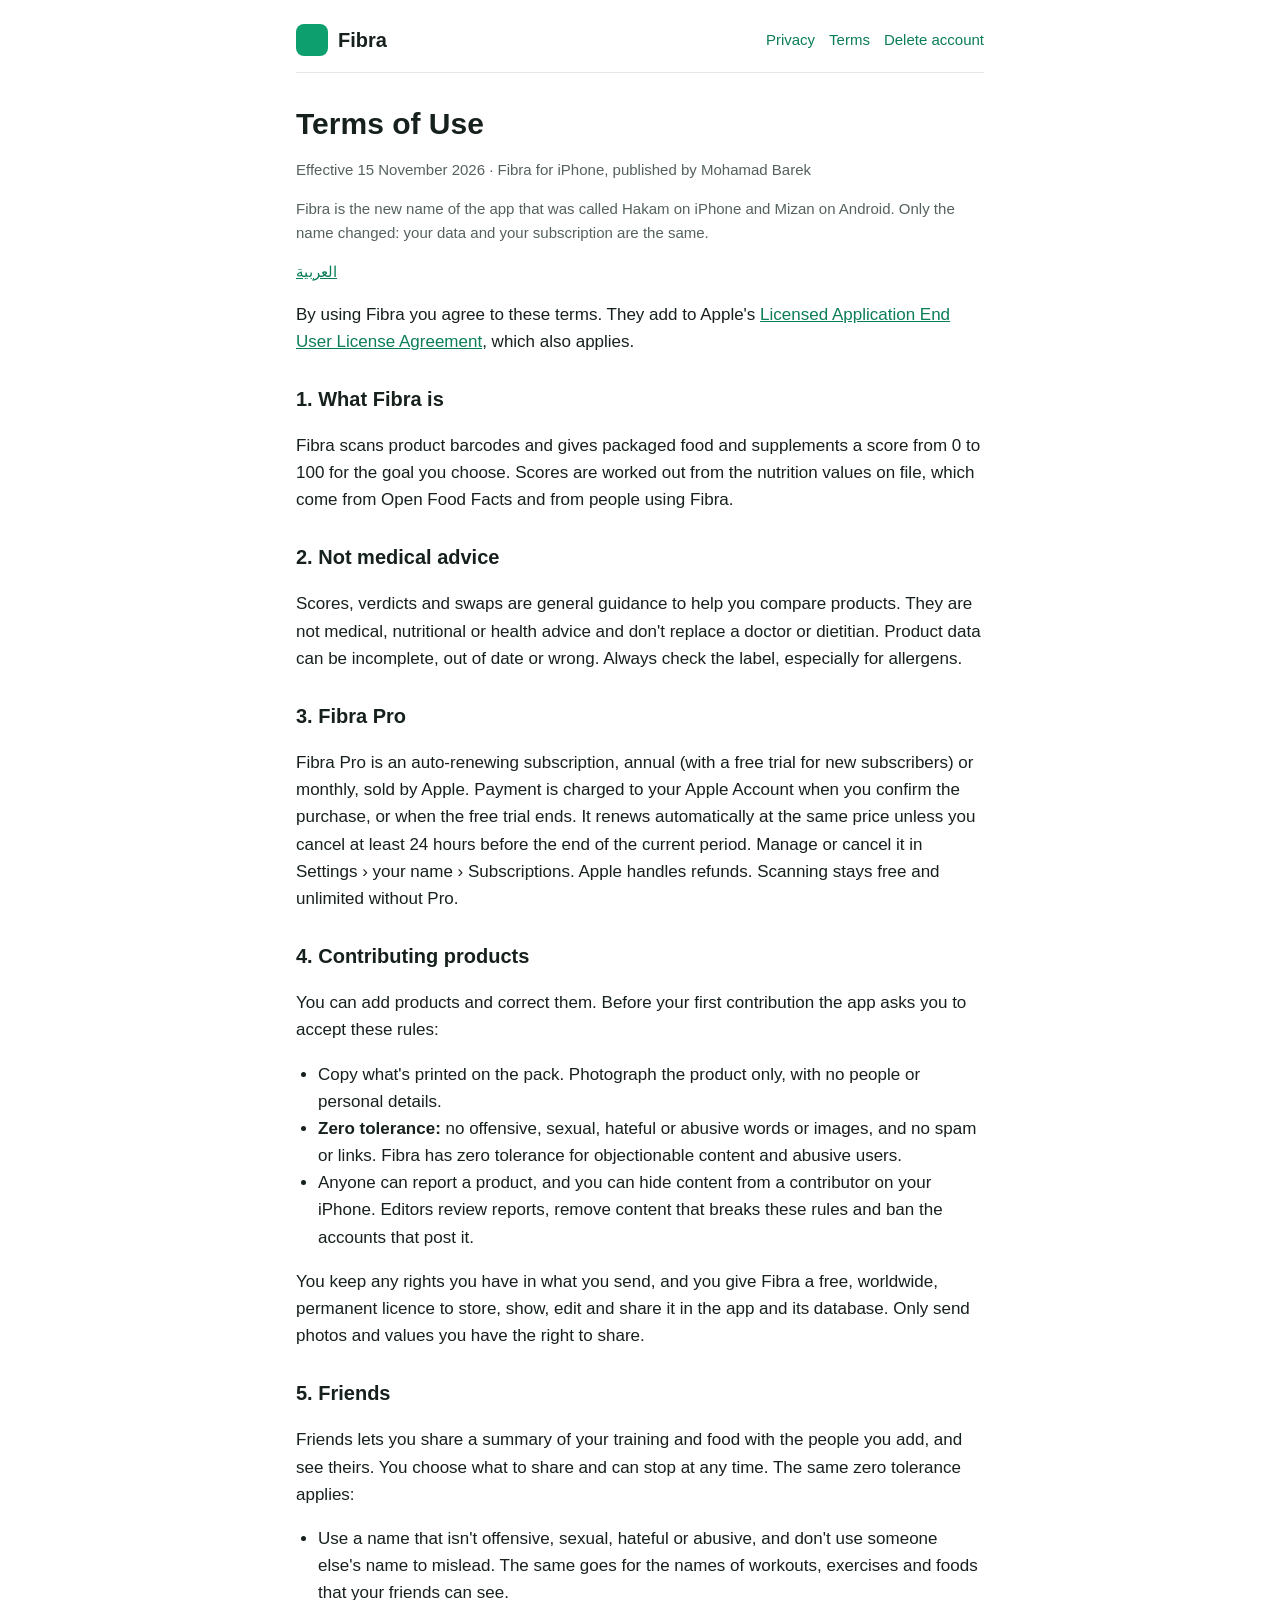
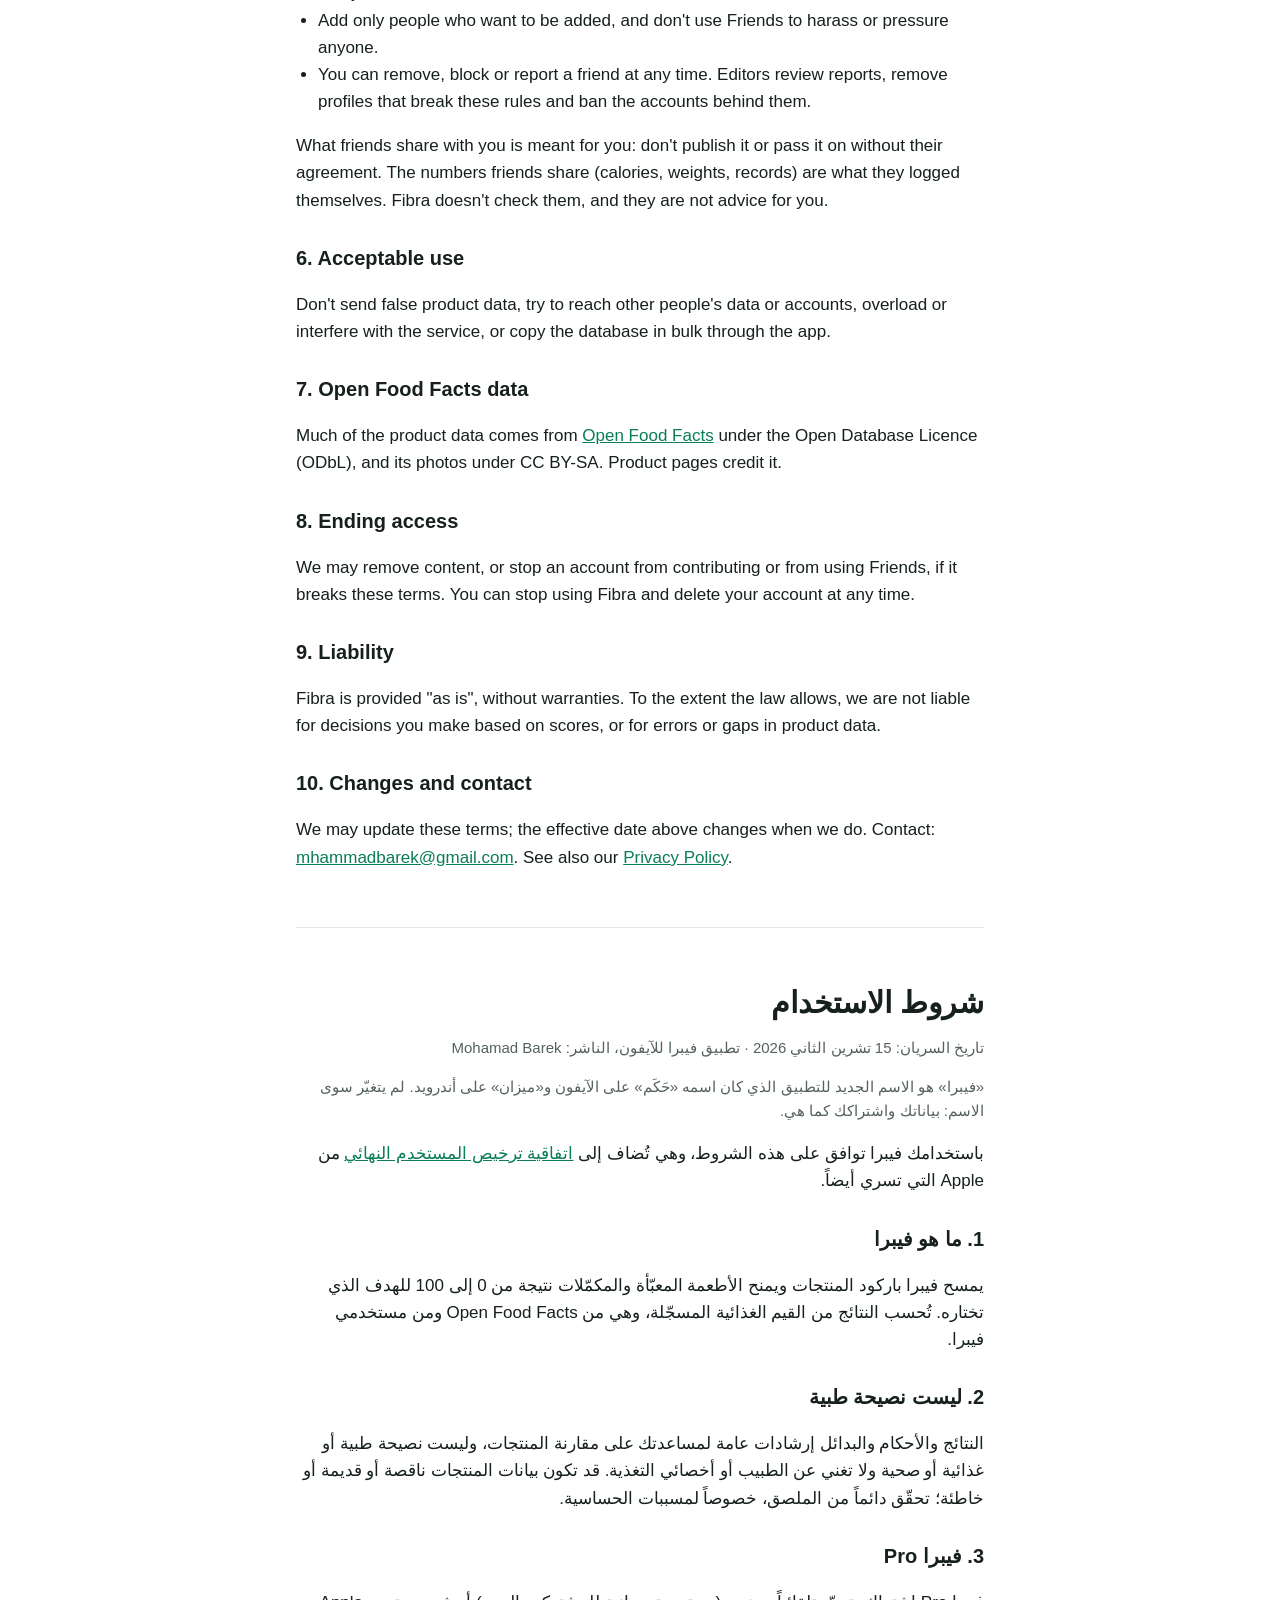
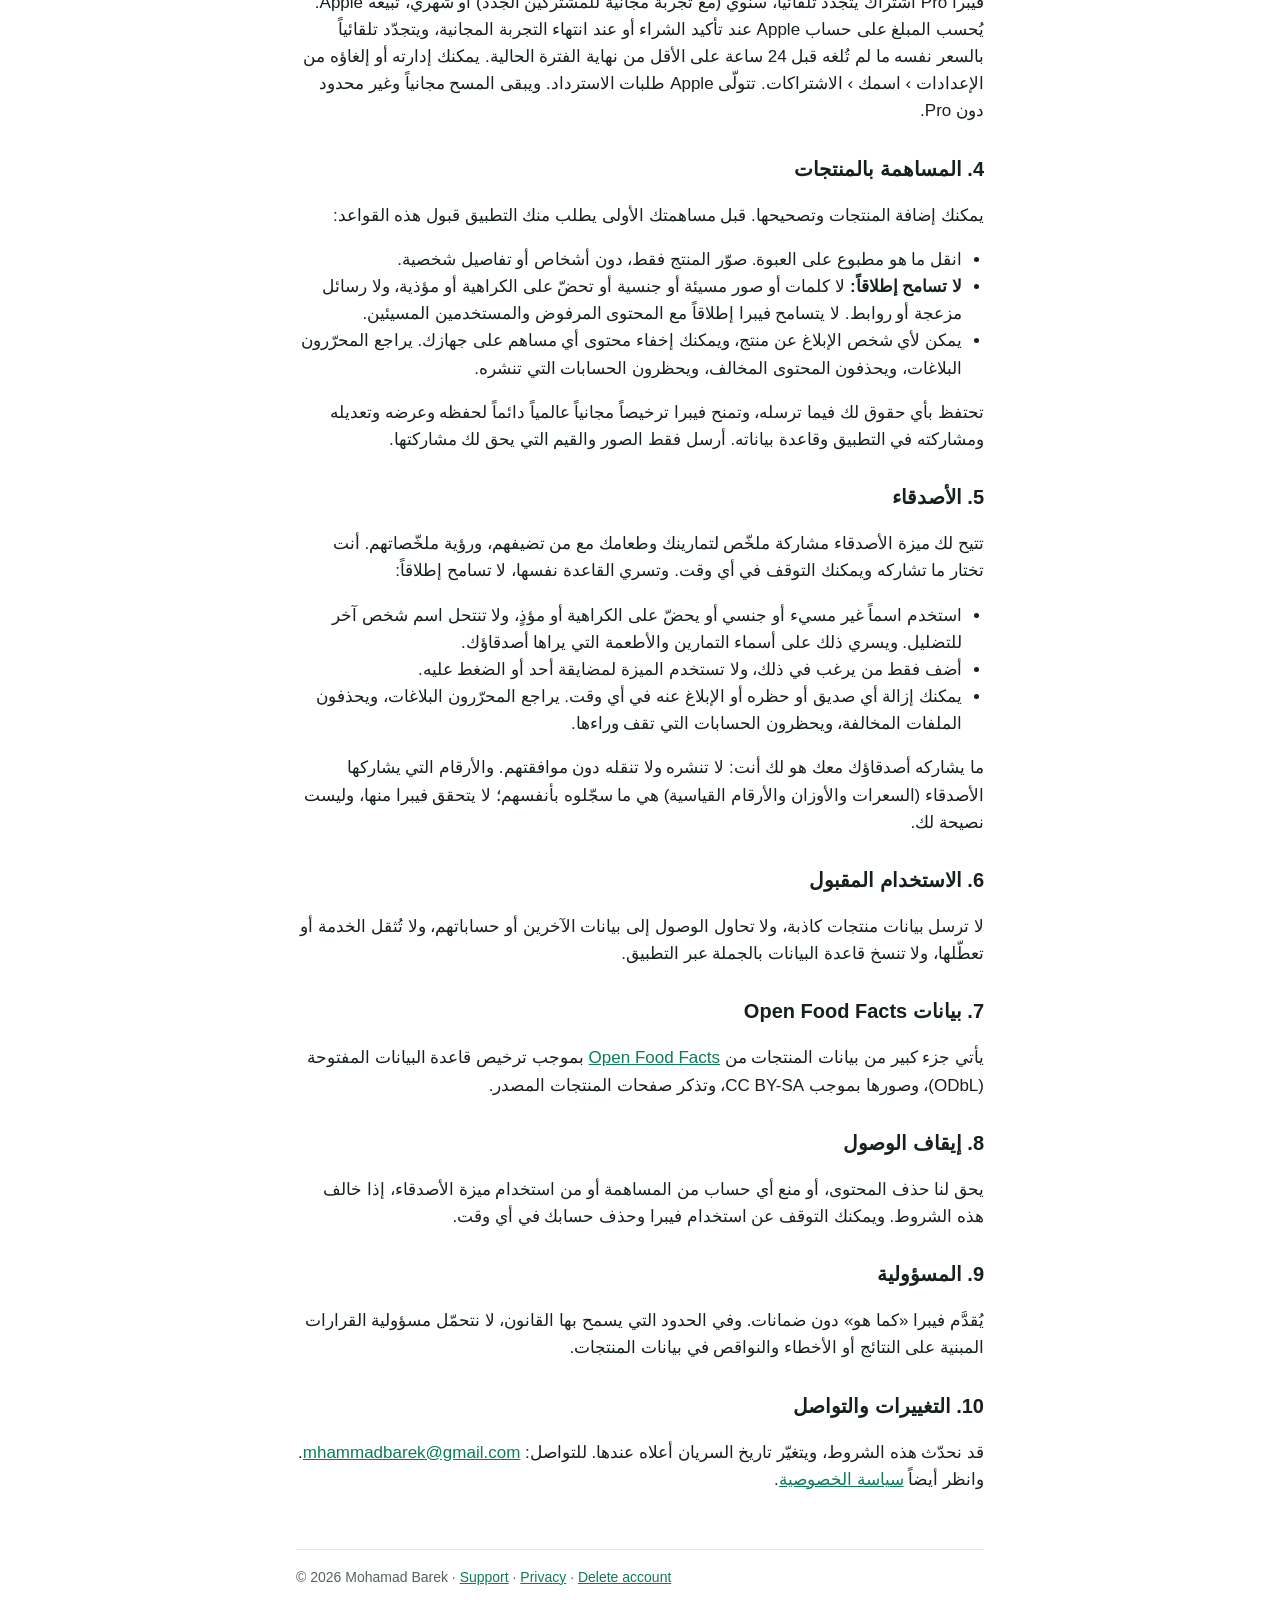
<file: terms.html>
<!doctype html>
<html lang="en">
<head>
<meta charset="utf-8">
<meta name="viewport" content="width=device-width, initial-scale=1">
<title>Fibra Terms of Use</title>
<meta name="description" content="The terms for using Fibra, Fibra Pro and contributing products.">
<link rel="stylesheet" href="style.css">
</head>
<body>
<main>
  <header>
    <a class="brand" href="./"><span class="tile"></span>Fibra</a>
    <nav><a href="privacy.html">Privacy</a><a href="terms.html">Terms</a><a href="delete-account.html">Delete account</a></nav>
  </header>

  <h1>Terms of Use</h1>
  <p class="muted">Effective 15 November 2026 · Fibra for iPhone, published by Mohamad Barek</p>
  <p class="muted">Fibra is the new name of the app that was called Hakam on iPhone and Mizan on Android. Only the name changed: your data and your subscription are the same.</p>
  <p class="lang"><a href="#ar">العربية</a></p>

  <p>By using Fibra you agree to these terms. They add to Apple's <a href="https://www.apple.com/legal/internet-services/itunes/dev/stdeula/">Licensed Application End User License Agreement</a>, which also applies.</p>

  <h2>1. What Fibra is</h2>
  <p>Fibra scans product barcodes and gives packaged food and supplements a score from 0 to 100 for the goal you choose. Scores are worked out from the nutrition values on file, which come from Open Food Facts and from people using Fibra.</p>

  <h2>2. Not medical advice</h2>
  <p>Scores, verdicts and swaps are general guidance to help you compare products. They are not medical, nutritional or health advice and don't replace a doctor or dietitian. Product data can be incomplete, out of date or wrong. Always check the label, especially for allergens.</p>

  <h2>3. Fibra Pro</h2>
  <p>Fibra Pro is an auto-renewing subscription, annual (with a free trial for new subscribers) or monthly, sold by Apple. Payment is charged to your Apple Account when you confirm the purchase, or when the free trial ends. It renews automatically at the same price unless you cancel at least 24 hours before the end of the current period. Manage or cancel it in Settings › your name › Subscriptions. Apple handles refunds. Scanning stays free and unlimited without Pro.</p>

  <h2>4. Contributing products</h2>
  <p>You can add products and correct them. Before your first contribution the app asks you to accept these rules:</p>
  <ul>
    <li>Copy what's printed on the pack. Photograph the product only, with no people or personal details.</li>
    <li><strong>Zero tolerance:</strong> no offensive, sexual, hateful or abusive words or images, and no spam or links. Fibra has zero tolerance for objectionable content and abusive users.</li>
    <li>Anyone can report a product, and you can hide content from a contributor on your iPhone. Editors review reports, remove content that breaks these rules and ban the accounts that post it.</li>
  </ul>
  <p>You keep any rights you have in what you send, and you give Fibra a free, worldwide, permanent licence to store, show, edit and share it in the app and its database. Only send photos and values you have the right to share.</p>

  <h2>5. Friends</h2>
  <p>Friends lets you share a summary of your training and food with the people you add, and see theirs. You choose what to share and can stop at any time. The same zero tolerance applies:</p>
  <ul>
    <li>Use a name that isn't offensive, sexual, hateful or abusive, and don't use someone else's name to mislead. The same goes for the names of workouts, exercises and foods that your friends can see.</li>
    <li>Add only people who want to be added, and don't use Friends to harass or pressure anyone.</li>
    <li>You can remove, block or report a friend at any time. Editors review reports, remove profiles that break these rules and ban the accounts behind them.</li>
  </ul>
  <p>What friends share with you is meant for you: don't publish it or pass it on without their agreement. The numbers friends share (calories, weights, records) are what they logged themselves. Fibra doesn't check them, and they are not advice for you.</p>

  <h2>6. Acceptable use</h2>
  <p>Don't send false product data, try to reach other people's data or accounts, overload or interfere with the service, or copy the database in bulk through the app.</p>

  <h2>7. Open Food Facts data</h2>
  <p>Much of the product data comes from <a href="https://world.openfoodfacts.org">Open Food Facts</a> under the Open Database Licence (ODbL), and its photos under CC BY-SA. Product pages credit it.</p>

  <h2>8. Ending access</h2>
  <p>We may remove content, or stop an account from contributing or from using Friends, if it breaks these terms. You can stop using Fibra and delete your account at any time.</p>

  <h2>9. Liability</h2>
  <p>Fibra is provided "as is", without warranties. To the extent the law allows, we are not liable for decisions you make based on scores, or for errors or gaps in product data.</p>

  <h2>10. Changes and contact</h2>
  <p>We may update these terms; the effective date above changes when we do. Contact: <a href="mailto:mhammadbarek@gmail.com">mhammadbarek@gmail.com</a>. See also our <a href="privacy.html">Privacy Policy</a>.</p>

  <section lang="ar" dir="rtl" id="ar">
    <h1>شروط الاستخدام</h1>
    <p class="muted">تاريخ السريان: 15 تشرين الثاني 2026 · تطبيق فيبرا للآيفون، الناشر: Mohamad Barek</p>
    <p class="muted">«فيبرا» هو الاسم الجديد للتطبيق الذي كان اسمه «حَكَم» على الآيفون و«ميزان» على أندرويد. لم يتغيّر سوى الاسم: بياناتك واشتراكك كما هي.</p>
    <p>باستخدامك فيبرا توافق على هذه الشروط، وهي تُضاف إلى <a href="https://www.apple.com/legal/internet-services/itunes/dev/stdeula/">اتفاقية ترخيص المستخدم النهائي</a> من Apple التي تسري أيضاً.</p>

    <h2>1. ما هو فيبرا</h2>
    <p>يمسح فيبرا باركود المنتجات ويمنح الأطعمة المعبّأة والمكمّلات نتيجة من 0 إلى 100 للهدف الذي تختاره. تُحسب النتائج من القيم الغذائية المسجّلة، وهي من Open Food Facts ومن مستخدمي فيبرا.</p>

    <h2>2. ليست نصيحة طبية</h2>
    <p>النتائج والأحكام والبدائل إرشادات عامة لمساعدتك على مقارنة المنتجات، وليست نصيحة طبية أو غذائية أو صحية ولا تغني عن الطبيب أو أخصائي التغذية. قد تكون بيانات المنتجات ناقصة أو قديمة أو خاطئة؛ تحقّق دائماً من الملصق، خصوصاً لمسببات الحساسية.</p>

    <h2>3. فيبرا Pro</h2>
    <p>فيبرا Pro اشتراك يتجدّد تلقائياً، سنوي (مع تجربة مجانية للمشتركين الجدد) أو شهري، تبيعه Apple. يُحسب المبلغ على حساب Apple عند تأكيد الشراء أو عند انتهاء التجربة المجانية، ويتجدّد تلقائياً بالسعر نفسه ما لم تُلغه قبل 24 ساعة على الأقل من نهاية الفترة الحالية. يمكنك إدارته أو إلغاؤه من الإعدادات › اسمك › الاشتراكات. تتولّى Apple طلبات الاسترداد. ويبقى المسح مجانياً وغير محدود دون Pro.</p>

    <h2>4. المساهمة بالمنتجات</h2>
    <p>يمكنك إضافة المنتجات وتصحيحها. قبل مساهمتك الأولى يطلب منك التطبيق قبول هذه القواعد:</p>
    <ul>
      <li>انقل ما هو مطبوع على العبوة. صوّر المنتج فقط، دون أشخاص أو تفاصيل شخصية.</li>
      <li><strong>لا تسامح إطلاقاً:</strong> لا كلمات أو صور مسيئة أو جنسية أو تحضّ على الكراهية أو مؤذية، ولا رسائل مزعجة أو روابط. لا يتسامح فيبرا إطلاقاً مع المحتوى المرفوض والمستخدمين المسيئين.</li>
      <li>يمكن لأي شخص الإبلاغ عن منتج، ويمكنك إخفاء محتوى أي مساهم على جهازك. يراجع المحرّرون البلاغات، ويحذفون المحتوى المخالف، ويحظرون الحسابات التي تنشره.</li>
    </ul>
    <p>تحتفظ بأي حقوق لك فيما ترسله، وتمنح فيبرا ترخيصاً مجانياً عالمياً دائماً لحفظه وعرضه وتعديله ومشاركته في التطبيق وقاعدة بياناته. أرسل فقط الصور والقيم التي يحق لك مشاركتها.</p>

    <h2>5. الأصدقاء</h2>
    <p>تتيح لك ميزة الأصدقاء مشاركة ملخّص لتمارينك وطعامك مع من تضيفهم، ورؤية ملخّصاتهم. أنت تختار ما تشاركه ويمكنك التوقف في أي وقت. وتسري القاعدة نفسها، لا تسامح إطلاقاً:</p>
    <ul>
      <li>استخدم اسماً غير مسيء أو جنسي أو يحضّ على الكراهية أو مؤذٍ، ولا تنتحل اسم شخص آخر للتضليل. ويسري ذلك على أسماء التمارين والأطعمة التي يراها أصدقاؤك.</li>
      <li>أضف فقط من يرغب في ذلك، ولا تستخدم الميزة لمضايقة أحد أو الضغط عليه.</li>
      <li>يمكنك إزالة أي صديق أو حظره أو الإبلاغ عنه في أي وقت. يراجع المحرّرون البلاغات، ويحذفون الملفات المخالفة، ويحظرون الحسابات التي تقف وراءها.</li>
    </ul>
    <p>ما يشاركه أصدقاؤك معك هو لك أنت: لا تنشره ولا تنقله دون موافقتهم. والأرقام التي يشاركها الأصدقاء (السعرات والأوزان والأرقام القياسية) هي ما سجّلوه بأنفسهم؛ لا يتحقق فيبرا منها، وليست نصيحة لك.</p>

    <h2>6. الاستخدام المقبول</h2>
    <p>لا ترسل بيانات منتجات كاذبة، ولا تحاول الوصول إلى بيانات الآخرين أو حساباتهم، ولا تُثقل الخدمة أو تعطّلها، ولا تنسخ قاعدة البيانات بالجملة عبر التطبيق.</p>

    <h2>7. بيانات Open Food Facts</h2>
    <p>يأتي جزء كبير من بيانات المنتجات من <a href="https://world.openfoodfacts.org">Open Food Facts</a> بموجب ترخيص قاعدة البيانات المفتوحة (ODbL)، وصورها بموجب CC BY-SA، وتذكر صفحات المنتجات المصدر.</p>

    <h2>8. إيقاف الوصول</h2>
    <p>يحق لنا حذف المحتوى، أو منع أي حساب من المساهمة أو من استخدام ميزة الأصدقاء، إذا خالف هذه الشروط. ويمكنك التوقف عن استخدام فيبرا وحذف حسابك في أي وقت.</p>

    <h2>9. المسؤولية</h2>
    <p>يُقدَّم فيبرا «كما هو» دون ضمانات. وفي الحدود التي يسمح بها القانون، لا نتحمّل مسؤولية القرارات المبنية على النتائج أو الأخطاء والنواقص في بيانات المنتجات.</p>

    <h2>10. التغييرات والتواصل</h2>
    <p>قد نحدّث هذه الشروط، ويتغيّر تاريخ السريان أعلاه عندها. للتواصل: <a href="mailto:mhammadbarek@gmail.com">mhammadbarek@gmail.com</a>. وانظر أيضاً <a href="privacy.html#ar">سياسة الخصوصية</a>.</p>
  </section>

  <footer>© 2026 Mohamad Barek · <a href="./">Support</a> · <a href="privacy.html">Privacy</a> · <a href="delete-account.html">Delete account</a></footer>
</main>
</body>
</html>
</file>
<file: style.css>
:root {
  --bg: #ffffff;
  --text: #16201c;
  --text2: #55625c;
  --line: #e3e8e5;
  --brand: #0e9f6e;
  --brand-text: #0b7d57;
  --card: #f4f7f5;
}
@media (prefers-color-scheme: dark) {
  :root {
    --bg: #0f1412;
    --text: #eef3f0;
    --text2: #a3b0aa;
    --line: #26302c;
    --brand: #2fd39a;
    --brand-text: #49d9a5;
    --card: #18201d;
  }
}
* { box-sizing: border-box; }
body {
  margin: 0;
  background: var(--bg);
  color: var(--text);
  font: 17px/1.6 -apple-system, BlinkMacSystemFont, "SF Pro Text", "Segoe UI", Roboto, "Noto Sans Arabic", sans-serif;
}
main { max-width: 720px; margin: 0 auto; padding: 24px 16px 64px; }
header { display: flex; align-items: center; justify-content: space-between; gap: 12px; flex-wrap: wrap; padding-bottom: 16px; border-bottom: 1px solid var(--line); }
.brand { display: flex; align-items: center; gap: 10px; font-weight: 700; font-size: 20px; color: var(--text); text-decoration: none; }
.brand span.tile { width: 32px; height: 32px; border-radius: 8px; background: var(--brand); display: inline-block; }
nav a { color: var(--brand-text); text-decoration: none; margin-inline-start: 14px; font-size: 15px; }
nav a:first-child { margin-inline-start: 0; }
h1 { font-size: 30px; line-height: 1.25; margin: 32px 0 4px; }
h2 { font-size: 20px; margin: 28px 0 6px; }
p, li { color: var(--text); }
.muted { color: var(--text2); font-size: 15px; }
a { color: var(--brand-text); }
ul { padding-inline-start: 22px; }
.card { background: var(--card); border-radius: 14px; padding: 16px 18px; margin: 18px 0; }
.lang { margin: 8px 0 0; font-size: 15px; }
section[lang="ar"] { margin-top: 56px; padding-top: 24px; border-top: 1px solid var(--line); }
footer { margin-top: 56px; padding-top: 16px; border-top: 1px solid var(--line); font-size: 14px; color: var(--text2); }
</file>
